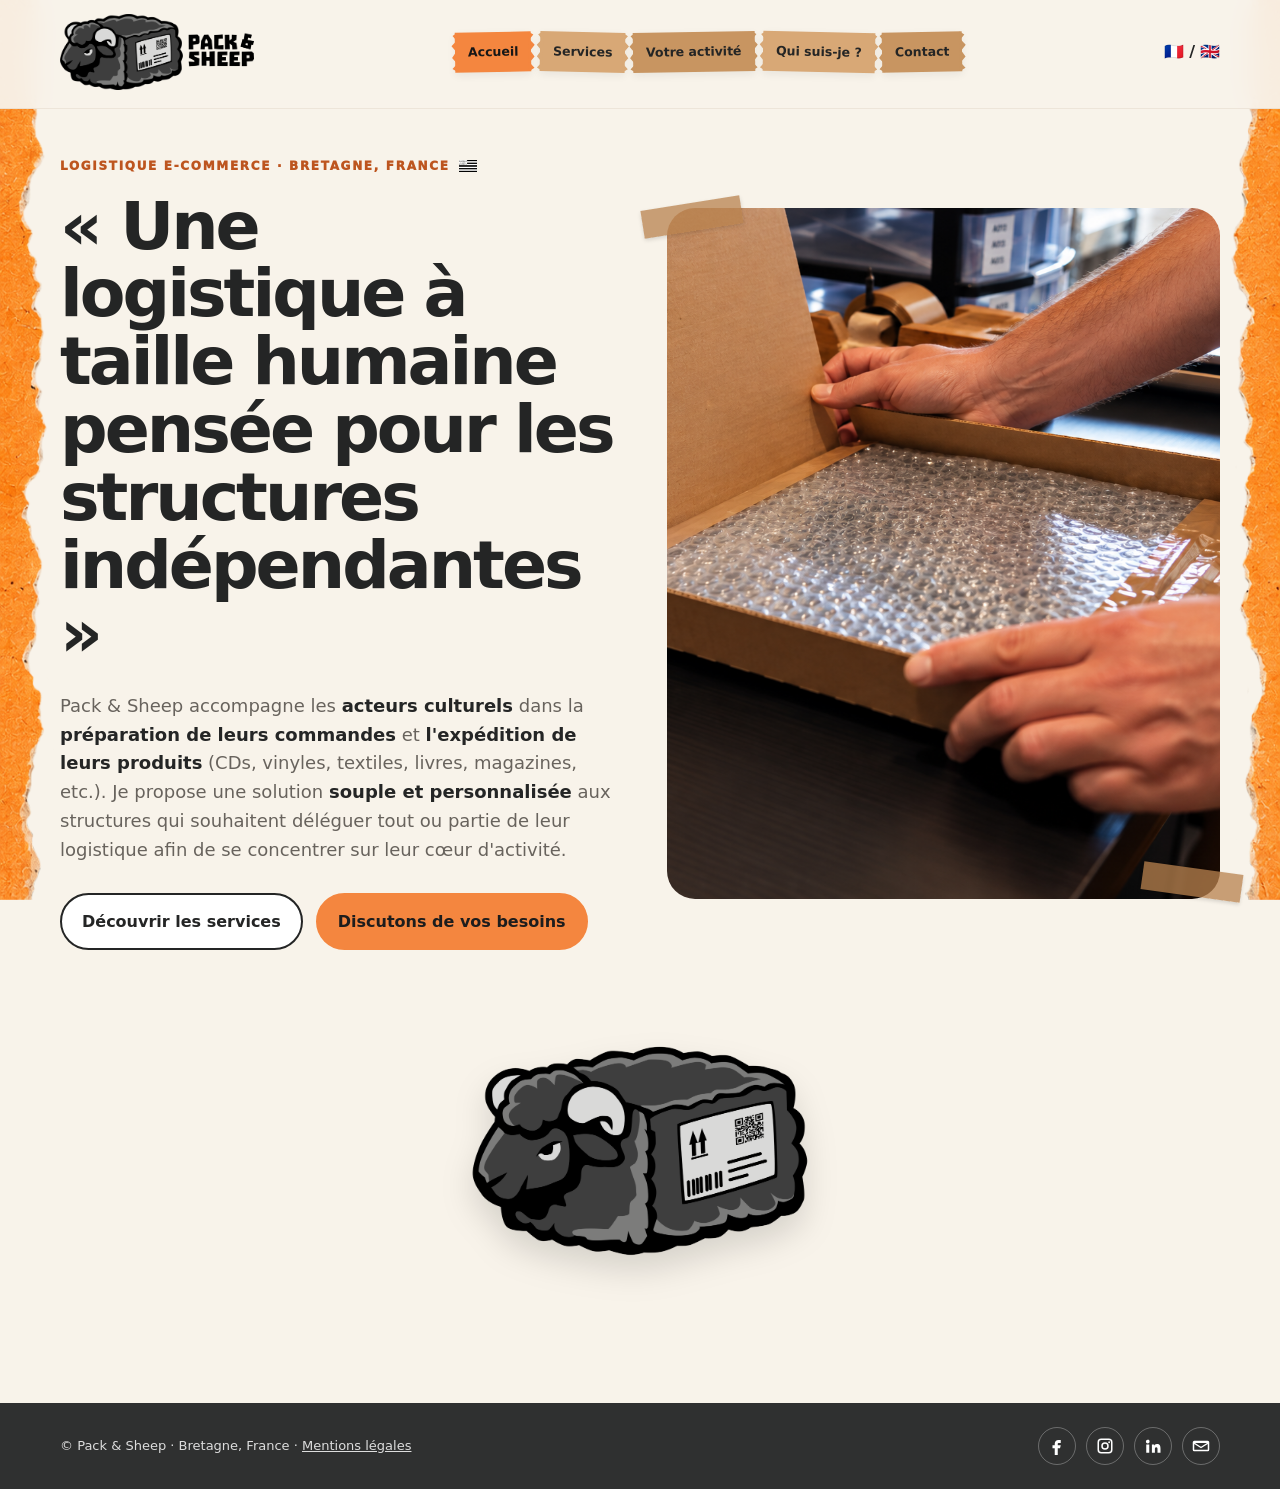
<file: index.html>
<!DOCTYPE html>

<html lang="fr"><head><meta charset="utf-8"/><meta content="width=device-width,initial-scale=1" name="viewport"/><title>Accueil — Pack &amp; Sheep</title><meta content="Logistique à taille humaine pour les structures indépendantes — Bretagne, France." name="description"/><link href="style.css" rel="stylesheet"/></head><body class=""><div class="site"><nav class="nav"><div class="wrap navin"><a class="brand" href="index.html"><img alt="Pack &amp; Sheep" src="assets/logo.png"/></a><div class="links"><a class="tape active" href="index.html">Accueil</a><a class="tape" href="services.html">Services</a><a class="tape" href="activite.html">Votre activité</a><a class="tape" href="qui-suis-je.html">Qui suis-je ?</a><a class="tape" href="contact.html">Contact</a></div><div aria-label="Language" class="lang-switch"><span class="lang-current">🇫🇷</span> / <a href="en/index.html">🇬🇧</a></div><a class="btn orange mobile" href="contact.html">Contact</a></div></nav><main><section class="hero"><div class="wrap hero-grid"><div><div class="eyebrow">Logistique e-commerce · Bretagne, France <img class="location-flag" src="assets/drapeau-breton.png" alt="Drapeau breton"/></div><h1>« Une logistique à taille humaine pensée pour les structures indépendantes »</h1><p class="lead">Pack &amp; Sheep accompagne les <strong>acteurs culturels</strong> dans la <strong>préparation de leurs commandes</strong> et <strong>l'expédition de leurs produits</strong> (CDs, vinyles, textiles, livres, magazines, etc.). Je propose une solution <strong>souple et personnalisée</strong> aux structures qui souhaitent déléguer tout ou partie de leur logistique afin de se concentrer sur leur cœur d'activité.</p><div class="actions"><a class="btn light" href="services.html">Découvrir les services</a><a class="btn orange" href="contact.html">Discutons de vos besoins</a></div></div><div class="hero-photo"><img alt="Préparation soigneuse d'une commande" src="assets/emballage.png"/></div></div><div class="mascot"><img alt="Bélier Pack &amp; Sheep" src="assets/sheep.png"/></div></section></main><footer class="footer"><div class="wrap footin"><div class="legal">© Pack &amp; Sheep · Bretagne, France · <a href="mentions-legales.html">Mentions légales</a></div><div class="social"><a aria-label="Facebook" href="https://www.facebook.com/packandsheep" target="_blank"><svg viewbox="0 0 24 24"><path d="M14 8h3V4h-3c-3 0-5 2-5 5v2H6v4h3v9h4v-9h3l1-4h-4V9c0-.7.3-1 1-1z"></path></svg></a><a aria-label="Instagram" href="https://www.instagram.com/packandsheep/" target="_blank"><svg viewbox="0 0 24 24"><path d="M7 2h10a5 5 0 0 1 5 5v10a5 5 0 0 1-5 5H7a5 5 0 0 1-5-5V7a5 5 0 0 1 5-5zm0 2a3 3 0 0 0-3 3v10a3 3 0 0 0 3 3h10a3 3 0 0 0 3-3V7a3 3 0 0 0-3-3H7zm5 3a5 5 0 1 1 0 10 5 5 0 0 1 0-10zm0 2a3 3 0 1 0 0 6 3 3 0 0 0 0-6zm5.5-3.2a1.2 1.2 0 1 1 0 2.4 1.2 1.2 0 0 1 0-2.4z"></path></svg></a><a aria-label="LinkedIn" href="https://linkedin.com/company/packandsheep" rel="noopener noreferrer" target="_blank"><svg viewbox="0 0 24 24"><path d="M4.98 3.5A2.5 2.5 0 1 1 5 8.5a2.5 2.5 0 0 1-.02-5zM3 10h4v11H3V10zm6.5 0h3.83v1.5h.05c.53-1.01 1.84-2.08 3.79-2.08C21.22 9.42 22 12.09 22 15.56V21h-4v-4.82c0-1.15-.02-2.63-1.6-2.63-1.61 0-1.86 1.26-1.86 2.55V21h-4V10z"></path></svg></a><a aria-label="E-mail" href="mailto:packandsheep@gmail.com"><svg viewbox="0 0 24 24"><path d="M3 5h18a2 2 0 0 1 2 2v10a2 2 0 0 1-2 2H3a2 2 0 0 1-2-2V7a2 2 0 0 1 2-2zm9 8 8-5H4l8 5zm0 2L3 9.4V17h18V9.4L12 15z"></path></svg></a></div></div></footer></div><script src="common.js" defer></script></body></html>
</file>
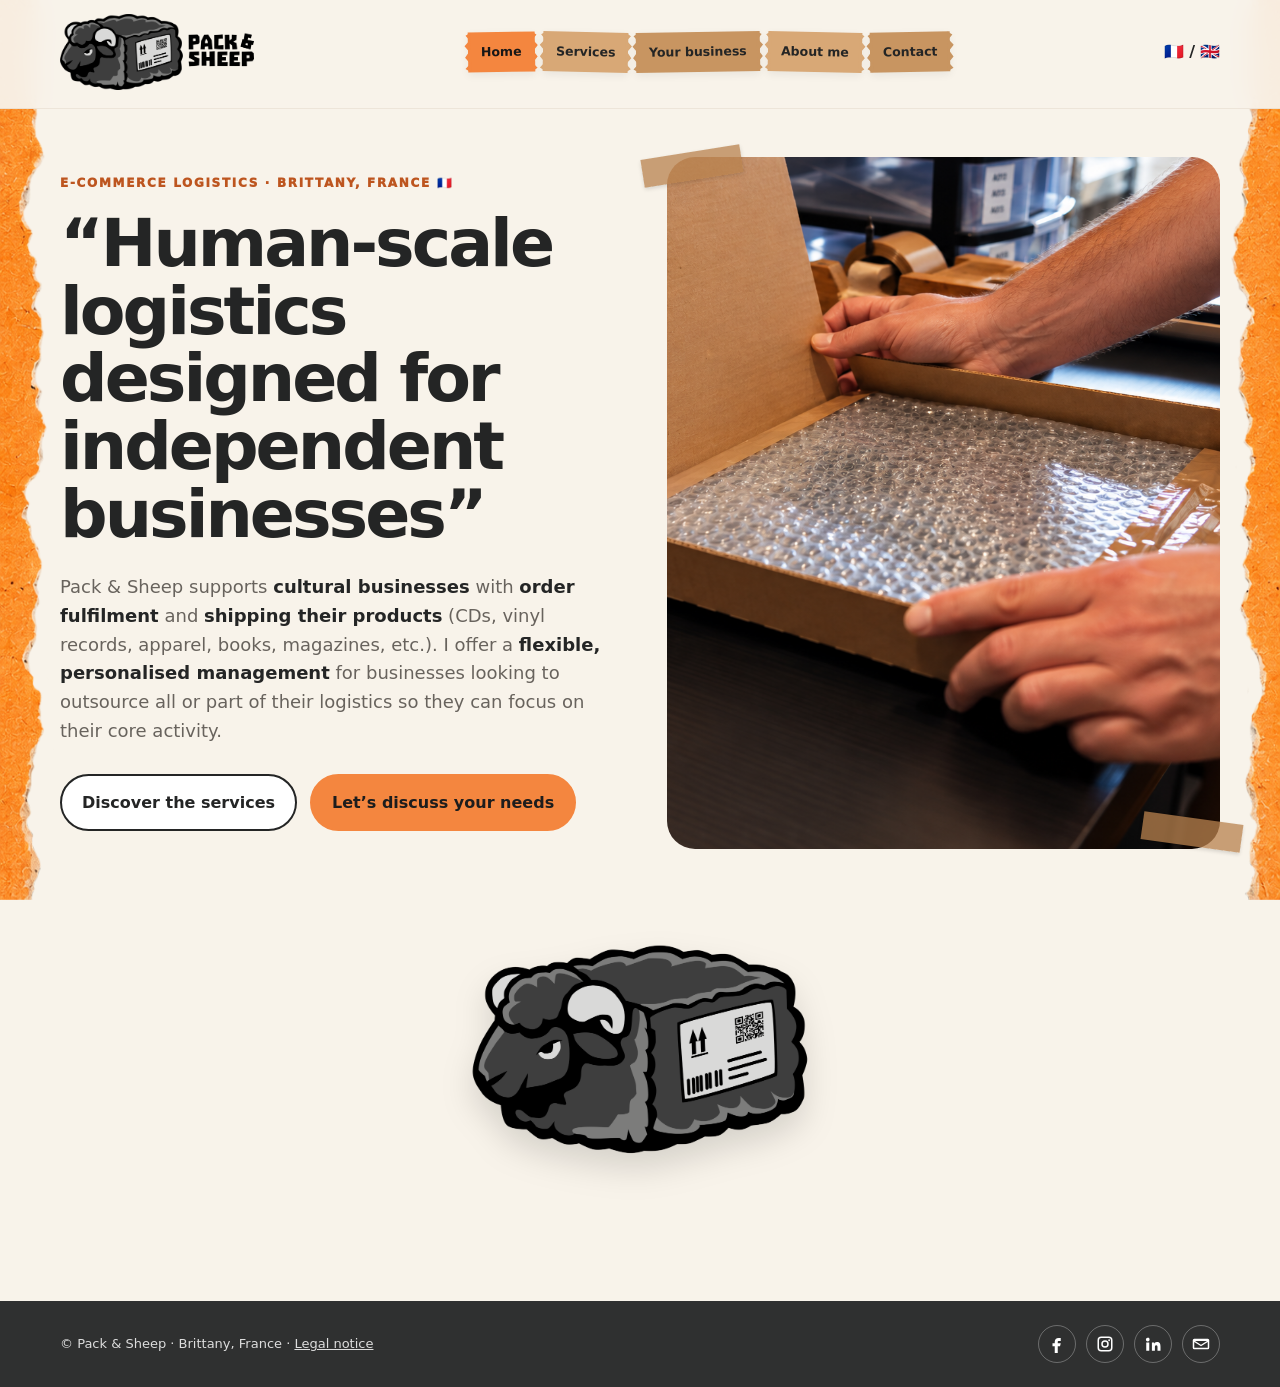
<file: en/index.html>
<!DOCTYPE html>

<html lang="en"><head><meta charset="utf-8"/><meta content="width=device-width,initial-scale=1" name="viewport"/><title>Home — Pack &amp; Sheep</title><meta content="Human-scale logistics for independent cultural businesses — Brittany, France." name="description"/><link href="../style.css" rel="stylesheet"/></head><body class=""><div class="site"><nav class="nav"><div class="wrap navin"><a class="brand" href="index.html"><img alt="Pack &amp; Sheep" src="../assets/logo.png"/></a><div class="links"><a class="tape active" href="index.html">Home</a><a class="tape" href="services.html">Services</a><a class="tape" href="activite.html">Your business</a><a class="tape" href="qui-suis-je.html">About me</a><a class="tape" href="contact.html">Contact</a></div><div aria-label="Language" class="lang-switch"><a href="../index.html">🇫🇷</a> / <span class="lang-current">🇬🇧</span></div><a class="btn orange mobile" href="contact.html">Contact</a></div></nav><main><section class="hero"><div class="wrap hero-grid"><div><div class="eyebrow">E-commerce logistics · Brittany, France 🇫🇷</div><h1>“Human-scale logistics designed for independent businesses”</h1><p class="lead">Pack &amp; Sheep supports <strong>cultural businesses</strong> with <strong>order fulfilment</strong> and <strong>shipping their products</strong> (CDs, vinyl records, apparel, books, magazines, etc.). I offer a <strong>flexible, personalised management</strong> for businesses looking to outsource all or part of their logistics so they can focus on their core activity.</p><div class="actions"><a class="btn light" href="services.html">Discover the services</a><a class="btn orange" href="contact.html">Let’s discuss your needs</a></div></div><div class="hero-photo"><img alt="Préparation soigneuse d'une commande" src="../assets/emballage.png"/></div></div><div class="mascot"><img alt="Bélier Pack &amp; Sheep" src="../assets/sheep.png"/></div></section></main><footer class="footer"><div class="wrap footin"><div class="legal">© Pack &amp; Sheep · Brittany, France · <a href="mentions-legales.html">Legal notice</a></div><div class="social"><a aria-label="Facebook" href="https://www.facebook.com/packandsheep" target="_blank"><svg viewbox="0 0 24 24"><path d="M14 8h3V4h-3c-3 0-5 2-5 5v2H6v4h3v9h4v-9h3l1-4h-4V9c0-.7.3-1 1-1z"></path></svg></a><a aria-label="Instagram" href="https://www.instagram.com/packandsheep/" target="_blank"><svg viewbox="0 0 24 24"><path d="M7 2h10a5 5 0 0 1 5 5v10a5 5 0 0 1-5 5H7a5 5 0 0 1-5-5V7a5 5 0 0 1 5-5zm0 2a3 3 0 0 0-3 3v10a3 3 0 0 0 3 3h10a3 3 0 0 0 3-3V7a3 3 0 0 0-3-3H7zm5 3a5 5 0 1 1 0 10 5 5 0 0 1 0-10zm0 2a3 3 0 1 0 0 6 3 3 0 0 0 0-6zm5.5-3.2a1.2 1.2 0 1 1 0 2.4 1.2 1.2 0 0 1 0-2.4z"></path></svg></a><a aria-label="LinkedIn" href="https://linkedin.com/company/packandsheep" rel="noopener noreferrer" target="_blank"><svg viewbox="0 0 24 24"><path d="M4.98 3.5A2.5 2.5 0 1 1 5 8.5a2.5 2.5 0 0 1-.02-5zM3 10h4v11H3V10zm6.5 0h3.83v1.5h.05c.53-1.01 1.84-2.08 3.79-2.08C21.22 9.42 22 12.09 22 15.56V21h-4v-4.82c0-1.15-.02-2.63-1.6-2.63-1.61 0-1.86 1.26-1.86 2.55V21h-4V10z"></path></svg></a><a aria-label="E-mail" href="mailto:packandsheep@gmail.com"><svg viewbox="0 0 24 24"><path d="M3 5h18a2 2 0 0 1 2 2v10a2 2 0 0 1-2 2H3a2 2 0 0 1-2-2V7a2 2 0 0 1 2-2zm9 8 8-5H4l8 5zm0 2L3 9.4V17h18V9.4L12 15z"></path></svg></a></div></div></footer></div><script src="../common.js" defer></script></body></html>
</file>
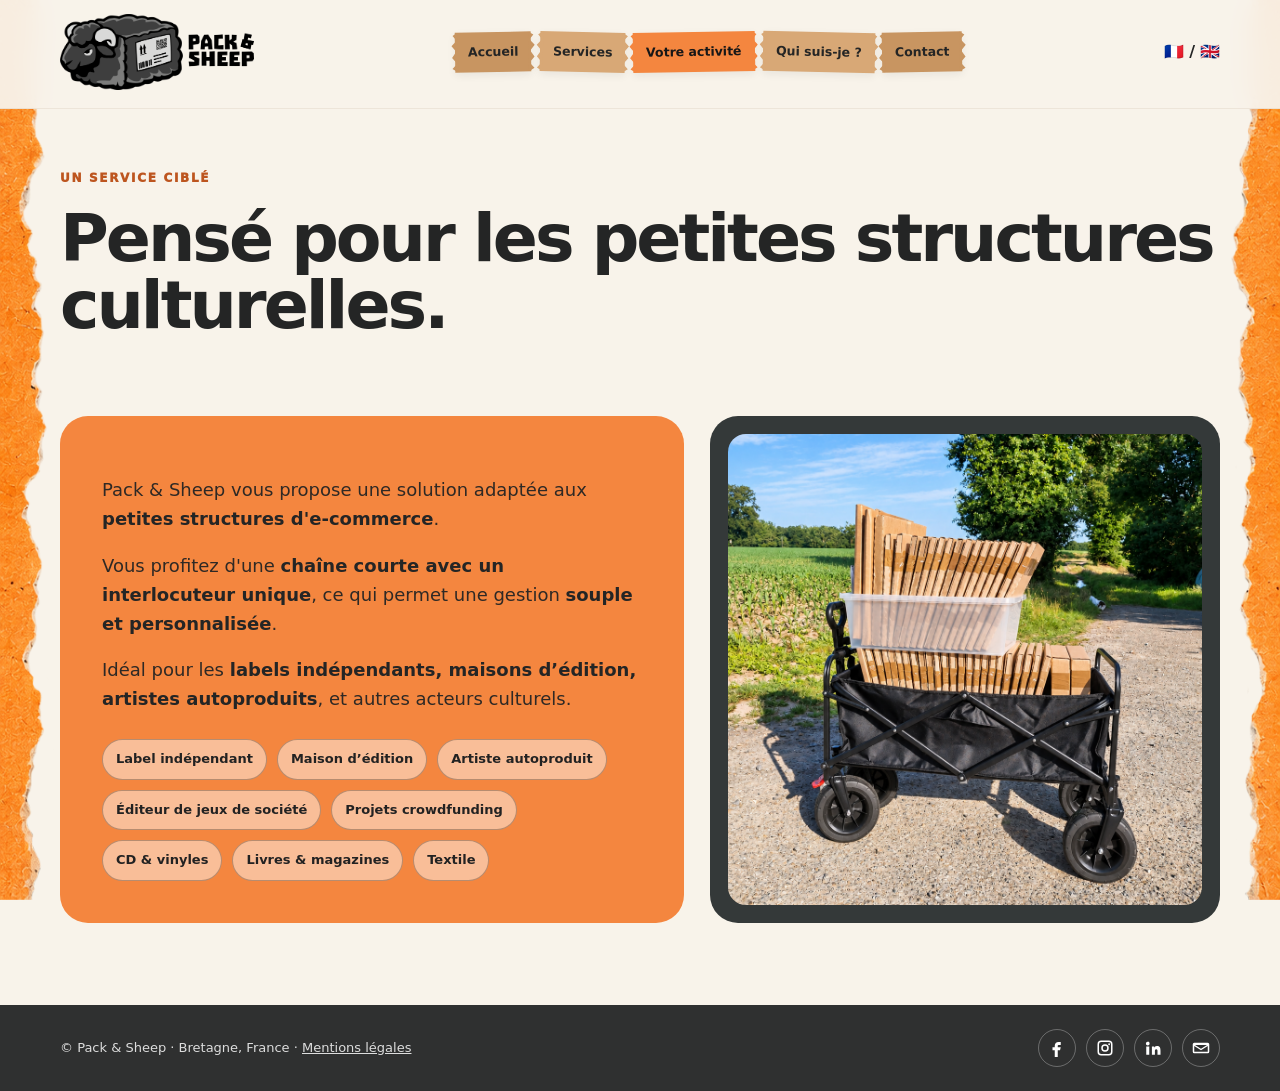
<file: activite.html>
<!DOCTYPE html>

<html lang="fr"><head><meta charset="utf-8"/><meta content="width=device-width,initial-scale=1" name="viewport"/><title>Votre activité — Pack &amp; Sheep</title><meta content="Logistique à taille humaine pour les structures indépendantes — Bretagne, France." name="description"/><link href="style.css" rel="stylesheet"/></head><body class=""><div class="site"><nav class="nav"><div class="wrap navin"><a class="brand" href="index.html"><img alt="Pack &amp; Sheep" src="assets/logo.png"/></a><div class="links"><a class="tape" href="index.html">Accueil</a><a class="tape" href="services.html">Services</a><a class="tape active" href="activite.html">Votre activité</a><a class="tape" href="qui-suis-je.html">Qui suis-je ?</a><a class="tape" href="contact.html">Contact</a></div><div aria-label="Language" class="lang-switch"><span class="lang-current">🇫🇷</span> / <a href="en/activite.html">🇬🇧</a></div><a class="btn orange mobile" href="contact.html">Contact</a></div></nav><main><section class="pagehead"><div class="wrap"><div class="eyebrow">Un service ciblé</div><h1 class="page-title">Pensé pour les petites structures culturelles.</h1></div></section><section class="activity"><div class="wrap activity-box"><div class="activity-copy"><p class="lead">Pack &amp; Sheep vous propose une solution adaptée aux <strong>petites structures d'e-commerce</strong>.</p><p class="lead">Vous profitez d'une <strong>chaîne courte avec un interlocuteur unique</strong>, ce qui permet une gestion <strong>souple et personnalisée</strong>.</p><p class="lead">Idéal pour les <strong>labels indépendants, maisons d’édition, artistes autoproduits</strong>, et autres acteurs culturels.</p><div class="tags"><span class="tag">Label indépendant</span><span class="tag">Maison d’édition</span><span class="tag">Artiste autoproduit</span><span class="tag">Éditeur de jeux de société</span><span class="tag">Projets crowdfunding</span><span class="tag">CD &amp; vinyles</span><span class="tag">Livres &amp; magazines</span><span class="tag">Textile</span></div></div><div class="activity-visual"><img alt="Commandes prêtes à être expédiées en Bretagne" src="assets/bretagne-crop.png"/></div></div></section></main><footer class="footer"><div class="wrap footin"><div class="legal">© Pack &amp; Sheep · Bretagne, France · <a href="mentions-legales.html">Mentions légales</a></div><div class="social"><a aria-label="Facebook" href="https://www.facebook.com/packandsheep" target="_blank"><svg viewbox="0 0 24 24"><path d="M14 8h3V4h-3c-3 0-5 2-5 5v2H6v4h3v9h4v-9h3l1-4h-4V9c0-.7.3-1 1-1z"></path></svg></a><a aria-label="Instagram" href="https://www.instagram.com/packandsheep/" target="_blank"><svg viewbox="0 0 24 24"><path d="M7 2h10a5 5 0 0 1 5 5v10a5 5 0 0 1-5 5H7a5 5 0 0 1-5-5V7a5 5 0 0 1 5-5zm0 2a3 3 0 0 0-3 3v10a3 3 0 0 0 3 3h10a3 3 0 0 0 3-3V7a3 3 0 0 0-3-3H7zm5 3a5 5 0 1 1 0 10 5 5 0 0 1 0-10zm0 2a3 3 0 1 0 0 6 3 3 0 0 0 0-6zm5.5-3.2a1.2 1.2 0 1 1 0 2.4 1.2 1.2 0 0 1 0-2.4z"></path></svg></a><a aria-label="LinkedIn" href="https://linkedin.com/company/packandsheep" rel="noopener noreferrer" target="_blank"><svg viewbox="0 0 24 24"><path d="M4.98 3.5A2.5 2.5 0 1 1 5 8.5a2.5 2.5 0 0 1-.02-5zM3 10h4v11H3V10zm6.5 0h3.83v1.5h.05c.53-1.01 1.84-2.08 3.79-2.08C21.22 9.42 22 12.09 22 15.56V21h-4v-4.82c0-1.15-.02-2.63-1.6-2.63-1.61 0-1.86 1.26-1.86 2.55V21h-4V10z"></path></svg></a><a aria-label="E-mail" href="mailto:packandsheep@gmail.com"><svg viewbox="0 0 24 24"><path d="M3 5h18a2 2 0 0 1 2 2v10a2 2 0 0 1-2 2H3a2 2 0 0 1-2-2V7a2 2 0 0 1 2-2zm9 8 8-5H4l8 5zm0 2L3 9.4V17h18V9.4L12 15z"></path></svg></a></div></div></footer></div><script src="common.js" defer></script></body></html>
</file>
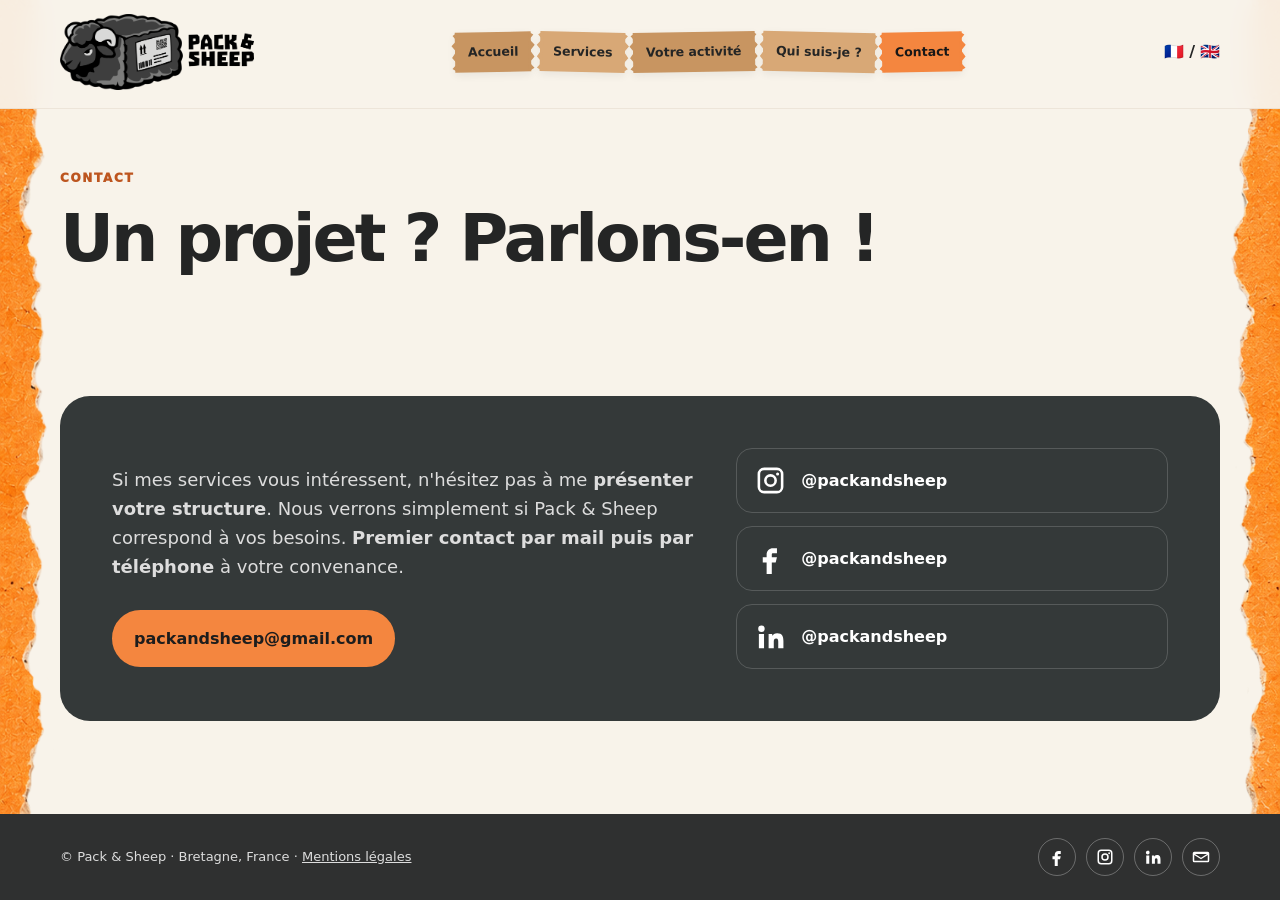
<file: contact.html>
<!DOCTYPE html>

<html lang="fr"><head><meta charset="utf-8"/><meta content="width=device-width,initial-scale=1" name="viewport"/><title>Contact — Pack &amp; Sheep</title><meta content="Logistique à taille humaine pour les structures indépendantes — Bretagne, France." name="description"/><link href="style.css" rel="stylesheet"/></head><body class=""><div class="site"><nav class="nav"><div class="wrap navin"><a class="brand" href="index.html"><img alt="Pack &amp; Sheep" src="assets/logo.png"/></a><div class="links"><a class="tape" href="index.html">Accueil</a><a class="tape" href="services.html">Services</a><a class="tape" href="activite.html">Votre activité</a><a class="tape" href="qui-suis-je.html">Qui suis-je ?</a><a class="tape active" href="contact.html">Contact</a></div><div aria-label="Language" class="lang-switch"><span class="lang-current">🇫🇷</span> / <a href="en/contact.html">🇬🇧</a></div><a class="btn orange mobile" href="contact.html">Contact</a></div></nav><main><section class="pagehead"><div class="wrap"><div class="eyebrow">Contact</div><h1 class="page-title">Un projet ? Parlons-en !</h1></div></section><section class="section"><div class="wrap"><div class="contactbox"><div><p class="lead">Si mes services vous intéressent, n'hésitez pas à me <strong>présenter votre structure</strong>. Nous verrons simplement si Pack &amp; Sheep correspond à vos besoins. <strong>Premier contact par mail puis par téléphone</strong> à votre convenance.</p><div class="actions"><a class="btn orange" href="mailto:packandsheep@gmail.com">packandsheep@gmail.com</a></div></div><div class="social-big"><a href="https://www.instagram.com/packandsheep/" target="_blank"><svg viewbox="0 0 24 24"><path d="M7 2h10a5 5 0 0 1 5 5v10a5 5 0 0 1-5 5H7a5 5 0 0 1-5-5V7a5 5 0 0 1 5-5zm0 2a3 3 0 0 0-3 3v10a3 3 0 0 0 3 3h10a3 3 0 0 0 3-3V7a3 3 0 0 0-3-3H7zm5 3a5 5 0 1 1 0 10 5 5 0 0 1 0-10zm0 2a3 3 0 1 0 0 6 3 3 0 0 0 0-6zm5.5-3.2a1.2 1.2 0 1 1 0 2.4 1.2 1.2 0 0 1 0-2.4z"></path></svg><span>@packandsheep</span></a><a href="https://www.facebook.com/packandsheep" target="_blank"><svg viewbox="0 0 24 24"><path d="M14 8h3V4h-3c-3 0-5 2-5 5v2H6v4h3v9h4v-9h3l1-4h-4V9c0-.7.3-1 1-1z"></path></svg><span>@packandsheep</span></a><a href="https://linkedin.com/company/packandsheep" rel="noopener noreferrer" target="_blank"><svg viewbox="0 0 24 24"><path d="M4.98 3.5A2.5 2.5 0 1 1 5 8.5a2.5 2.5 0 0 1-.02-5zM3 10h4v11H3V10zm6.5 0h3.83v1.5h.05c.53-1.01 1.84-2.08 3.79-2.08C21.22 9.42 22 12.09 22 15.56V21h-4v-4.82c0-1.15-.02-2.63-1.6-2.63-1.61 0-1.86 1.26-1.86 2.55V21h-4V10z"></path></svg><span>@packandsheep</span></a></div></div></div></section></main><footer class="footer"><div class="wrap footin"><div class="legal">© Pack &amp; Sheep · Bretagne, France · <a href="mentions-legales.html">Mentions légales</a></div><div class="social"><a aria-label="Facebook" href="https://www.facebook.com/packandsheep" target="_blank"><svg viewbox="0 0 24 24"><path d="M14 8h3V4h-3c-3 0-5 2-5 5v2H6v4h3v9h4v-9h3l1-4h-4V9c0-.7.3-1 1-1z"></path></svg></a><a aria-label="Instagram" href="https://www.instagram.com/packandsheep/" target="_blank"><svg viewbox="0 0 24 24"><path d="M7 2h10a5 5 0 0 1 5 5v10a5 5 0 0 1-5 5H7a5 5 0 0 1-5-5V7a5 5 0 0 1 5-5zm0 2a3 3 0 0 0-3 3v10a3 3 0 0 0 3 3h10a3 3 0 0 0 3-3V7a3 3 0 0 0-3-3H7zm5 3a5 5 0 1 1 0 10 5 5 0 0 1 0-10zm0 2a3 3 0 1 0 0 6 3 3 0 0 0 0-6zm5.5-3.2a1.2 1.2 0 1 1 0 2.4 1.2 1.2 0 0 1 0-2.4z"></path></svg></a><a aria-label="LinkedIn" href="https://linkedin.com/company/packandsheep" rel="noopener noreferrer" target="_blank"><svg viewbox="0 0 24 24"><path d="M4.98 3.5A2.5 2.5 0 1 1 5 8.5a2.5 2.5 0 0 1-.02-5zM3 10h4v11H3V10zm6.5 0h3.83v1.5h.05c.53-1.01 1.84-2.08 3.79-2.08C21.22 9.42 22 12.09 22 15.56V21h-4v-4.82c0-1.15-.02-2.63-1.6-2.63-1.61 0-1.86 1.26-1.86 2.55V21h-4V10z"></path></svg></a><a aria-label="E-mail" href="mailto:packandsheep@gmail.com"><svg viewbox="0 0 24 24"><path d="M3 5h18a2 2 0 0 1 2 2v10a2 2 0 0 1-2 2H3a2 2 0 0 1-2-2V7a2 2 0 0 1 2-2zm9 8 8-5H4l8 5zm0 2L3 9.4V17h18V9.4L12 15z"></path></svg></a></div></div></footer></div><script src="common.js" defer></script></body></html>
</file>
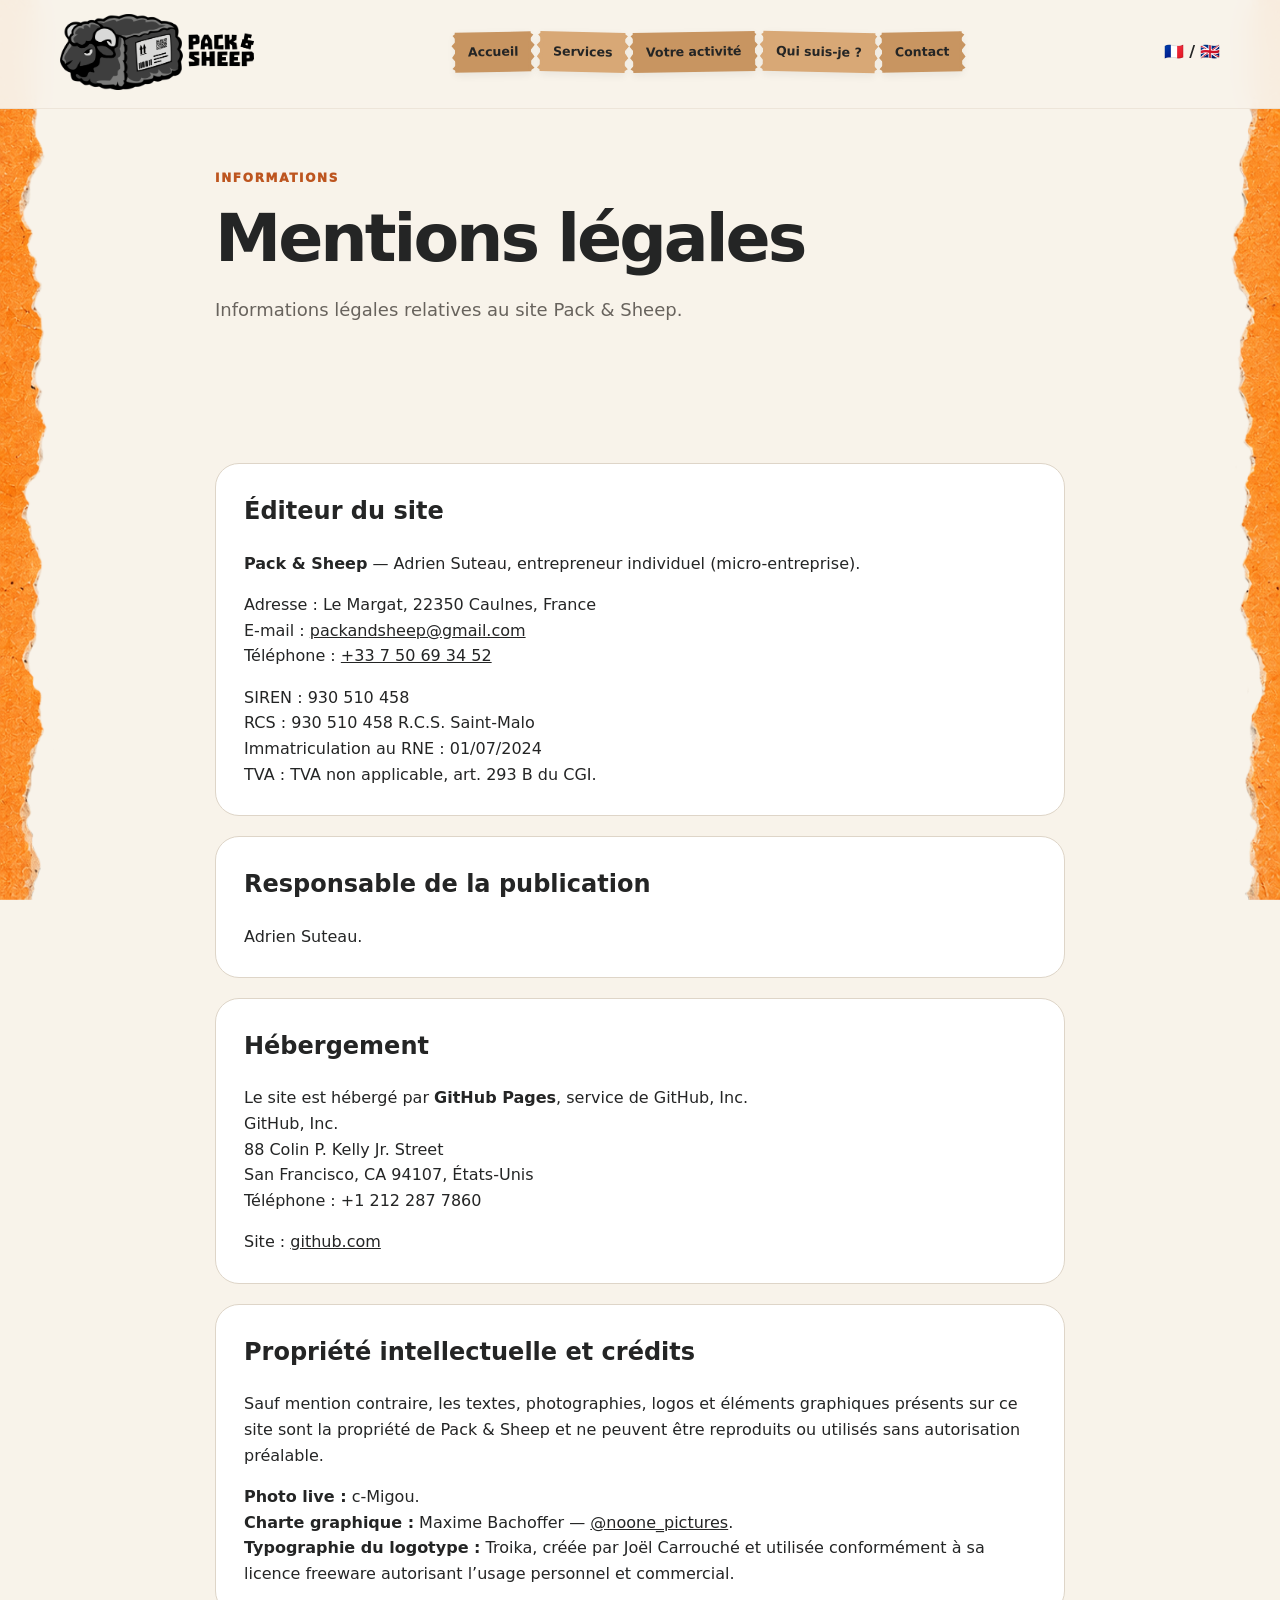
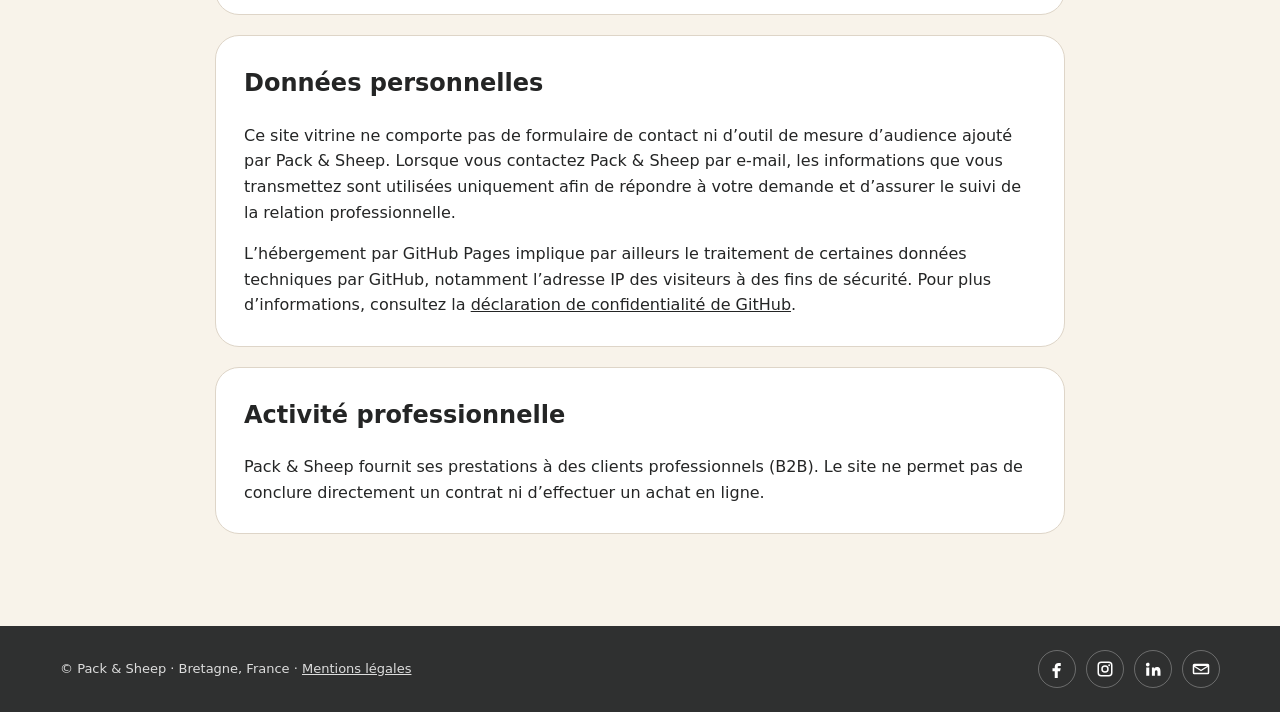
<file: mentions-legales.html>
<!DOCTYPE html>

<html lang="fr"><head><meta charset="utf-8"/><meta content="width=device-width,initial-scale=1" name="viewport"/><title>Mentions légales — Pack &amp; Sheep</title><meta content="Logistique à taille humaine pour les structures indépendantes — Bretagne, France." name="description"/><link href="style.css" rel="stylesheet"/></head><body class=""><div class="site"><nav class="nav"><div class="wrap navin"><a class="brand" href="index.html"><img alt="Pack &amp; Sheep" src="assets/logo.png"/></a><div class="links"><a class="tape" href="index.html">Accueil</a><a class="tape" href="services.html">Services</a><a class="tape" href="activite.html">Votre activité</a><a class="tape" href="qui-suis-je.html">Qui suis-je ?</a><a class="tape" href="contact.html">Contact</a></div><div aria-label="Language" class="lang-switch"><span class="lang-current">🇫🇷</span> / <a href="en/mentions-legales.html">🇬🇧</a></div><a class="btn orange mobile" href="contact.html">Contact</a></div></nav><main><section class="pagehead"><div class="wrap legal-content"><div class="eyebrow">Informations</div><h1 class="page-title">Mentions légales</h1><p class="lead">Informations légales relatives au site Pack &amp; Sheep.</p></div></section><section class="section"><div class="wrap legal-content"><div class="legal-card"><h2>Éditeur du site</h2><p><strong>Pack &amp; Sheep</strong> — Adrien Suteau, entrepreneur individuel (micro-entreprise).</p><p>Adresse : Le Margat, 22350 Caulnes, France<br/>E-mail : <a href="mailto:packandsheep@gmail.com">packandsheep@gmail.com</a><br/>Téléphone : <a href="tel:+33750693452">+33 7 50 69 34 52</a></p><p>SIREN : 930 510 458<br/>RCS : 930 510 458 R.C.S. Saint-Malo<br/>Immatriculation au RNE : 01/07/2024<br/>TVA : TVA non applicable, art. 293 B du CGI.</p></div><div class="legal-card"><h2>Responsable de la publication</h2><p>Adrien Suteau.</p></div><div class="legal-card"><h2>Hébergement</h2><p>Le site est hébergé par <strong>GitHub Pages</strong>, service de GitHub, Inc.<br/>GitHub, Inc.<br/>88 Colin P. Kelly Jr. Street<br/>San Francisco, CA 94107, États-Unis<br/>Téléphone : +1 212 287 7860</p><p>Site : <a href="https://github.com/" target="_blank" rel="noopener noreferrer">github.com</a></p></div><div class="legal-card"><h2>Propriété intellectuelle et crédits</h2><p>Sauf mention contraire, les textes, photographies, logos et éléments graphiques présents sur ce site sont la propriété de Pack &amp; Sheep et ne peuvent être reproduits ou utilisés sans autorisation préalable.</p><p><strong>Photo live :</strong> c-Migou.<br/><strong>Charte graphique :</strong> Maxime Bachoffer — <a href="https://www.instagram.com/noone_pictures" target="_blank" rel="noopener noreferrer">@noone_pictures</a>.<br/><strong>Typographie du logotype :</strong> Troika, créée par Joël Carrouché et utilisée conformément à sa licence freeware autorisant l’usage personnel et commercial.</p></div><div class="legal-card"><h2>Données personnelles</h2><p>Ce site vitrine ne comporte pas de formulaire de contact ni d’outil de mesure d’audience ajouté par Pack &amp; Sheep. Lorsque vous contactez Pack &amp; Sheep par e-mail, les informations que vous transmettez sont utilisées uniquement afin de répondre à votre demande et d’assurer le suivi de la relation professionnelle.</p><p>L’hébergement par GitHub Pages implique par ailleurs le traitement de certaines données techniques par GitHub, notamment l’adresse IP des visiteurs à des fins de sécurité. Pour plus d’informations, consultez la <a href="https://docs.github.com/en/site-policy/privacy-policies/github-general-privacy-statement" target="_blank" rel="noopener noreferrer">déclaration de confidentialité de GitHub</a>.</p></div><div class="legal-card"><h2>Activité professionnelle</h2><p>Pack &amp; Sheep fournit ses prestations à des clients professionnels (B2B). Le site ne permet pas de conclure directement un contrat ni d’effectuer un achat en ligne.</p></div></div></section></main><footer class="footer"><div class="wrap footin"><div class="legal">© Pack &amp; Sheep · Bretagne, France · <a href="mentions-legales.html">Mentions légales</a></div><div class="social"><a aria-label="Facebook" href="https://www.facebook.com/packandsheep" target="_blank"><svg viewbox="0 0 24 24"><path d="M14 8h3V4h-3c-3 0-5 2-5 5v2H6v4h3v9h4v-9h3l1-4h-4V9c0-.7.3-1 1-1z"></path></svg></a><a aria-label="Instagram" href="https://www.instagram.com/packandsheep/" target="_blank"><svg viewbox="0 0 24 24"><path d="M7 2h10a5 5 0 0 1 5 5v10a5 5 0 0 1-5 5H7a5 5 0 0 1-5-5V7a5 5 0 0 1 5-5zm0 2a3 3 0 0 0-3 3v10a3 3 0 0 0 3 3h10a3 3 0 0 0 3-3V7a3 3 0 0 0-3-3H7zm5 3a5 5 0 1 1 0 10 5 5 0 0 1 0-10zm0 2a3 3 0 1 0 0 6 3 3 0 0 0 0-6zm5.5-3.2a1.2 1.2 0 1 1 0 2.4 1.2 1.2 0 0 1 0-2.4z"></path></svg></a><a aria-label="LinkedIn" href="https://linkedin.com/company/packandsheep" rel="noopener noreferrer" target="_blank"><svg viewbox="0 0 24 24"><path d="M4.98 3.5A2.5 2.5 0 1 1 5 8.5a2.5 2.5 0 0 1-.02-5zM3 10h4v11H3V10zm6.5 0h3.83v1.5h.05c.53-1.01 1.84-2.08 3.79-2.08C21.22 9.42 22 12.09 22 15.56V21h-4v-4.82c0-1.15-.02-2.63-1.6-2.63-1.61 0-1.86 1.26-1.86 2.55V21h-4V10z"></path></svg></a><a aria-label="E-mail" href="mailto:packandsheep@gmail.com"><svg viewbox="0 0 24 24"><path d="M3 5h18a2 2 0 0 1 2 2v10a2 2 0 0 1-2 2H3a2 2 0 0 1-2-2V7a2 2 0 0 1 2-2zm9 8 8-5H4l8 5zm0 2L3 9.4V17h18V9.4L12 15z"></path></svg></a></div></div></footer></div><script src="common.js" defer></script></body></html>
</file>
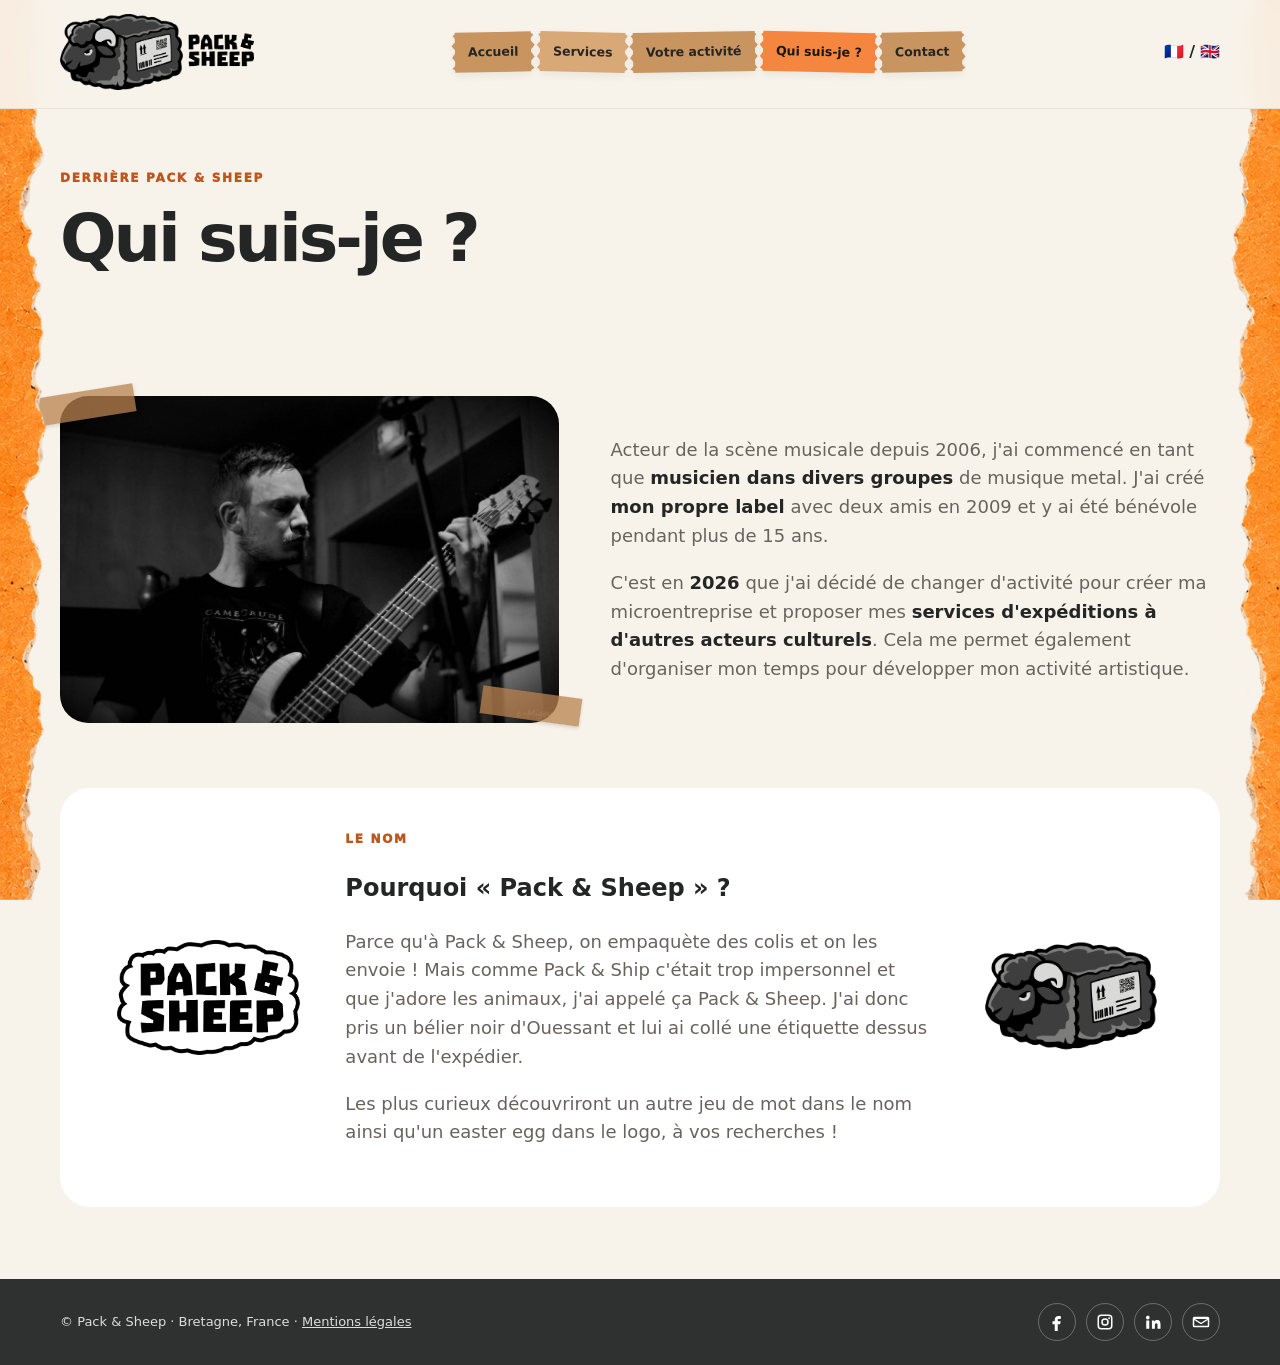
<file: qui-suis-je.html>
<!DOCTYPE html>

<html lang="fr"><head><meta charset="utf-8"/><meta content="width=device-width,initial-scale=1" name="viewport"/><title>Qui suis-je ? — Pack &amp; Sheep</title><meta content="Logistique à taille humaine pour les structures indépendantes — Bretagne, France." name="description"/><link href="style.css" rel="stylesheet"/></head><body class=""><div class="site"><nav class="nav"><div class="wrap navin"><a class="brand" href="index.html"><img alt="Pack &amp; Sheep" src="assets/logo.png"/></a><div class="links"><a class="tape" href="index.html">Accueil</a><a class="tape" href="services.html">Services</a><a class="tape" href="activite.html">Votre activité</a><a class="tape active" href="qui-suis-je.html">Qui suis-je ?</a><a class="tape" href="contact.html">Contact</a></div><div aria-label="Language" class="lang-switch"><span class="lang-current">🇫🇷</span> / <a href="en/qui-suis-je.html">🇬🇧</a></div><a class="btn orange mobile" href="contact.html">Contact</a></div></nav><main><section class="pagehead"><div class="wrap"><div class="eyebrow">Derrière Pack &amp; Sheep</div><h1 class="page-title">Qui suis-je ?</h1></div></section><section class="section"><div class="wrap"><div class="bio-grid"><div class="bio-photo"><img alt="Musicien jouant de la basse" src="assets/portrait.jpg"/></div><div><p class="lead">Acteur de la scène musicale depuis 2006, j'ai commencé en tant que <strong>musicien dans divers groupes</strong> de musique metal. J'ai créé <strong>mon propre label</strong> avec deux amis en 2009 et y ai été bénévole pendant plus de 15 ans.</p><p class="lead">C'est en <strong>2026</strong> que j'ai décidé de changer d'activité pour créer ma microentreprise et proposer mes <strong>services d'expéditions à d'autres acteurs culturels</strong>. Cela me permet également d'organiser mon temps pour développer mon activité artistique.</p></div></div><div class="why"><div class="why-logo sheep"><img alt="Logo mouton Pack &amp; Sheep" src="assets/why-sheep.png"/></div><div><div class="eyebrow">Le nom</div><h2>Pourquoi « Pack &amp; Sheep » ?</h2><p class="lead">Parce qu'à Pack &amp; Sheep, on empaquète des colis et on les envoie ! Mais comme Pack &amp; Ship c'était trop impersonnel et que j'adore les animaux, j'ai appelé ça Pack &amp; Sheep. J'ai donc pris un bélier noir d'Ouessant et lui ai collé une étiquette dessus avant de l'expédier.</p><p class="lead">Les plus curieux découvriront un autre jeu de mot dans le nom ainsi qu'un easter egg dans le logo, à vos recherches !</p></div><div class="why-logo cloud"><img alt="Logo Pack &amp; Sheep" src="assets/why-cloud.png"/></div></div></div></section></main><footer class="footer"><div class="wrap footin"><div class="legal">© Pack &amp; Sheep · Bretagne, France · <a href="mentions-legales.html">Mentions légales</a></div><div class="social"><a aria-label="Facebook" href="https://www.facebook.com/packandsheep" target="_blank"><svg viewbox="0 0 24 24"><path d="M14 8h3V4h-3c-3 0-5 2-5 5v2H6v4h3v9h4v-9h3l1-4h-4V9c0-.7.3-1 1-1z"></path></svg></a><a aria-label="Instagram" href="https://www.instagram.com/packandsheep/" target="_blank"><svg viewbox="0 0 24 24"><path d="M7 2h10a5 5 0 0 1 5 5v10a5 5 0 0 1-5 5H7a5 5 0 0 1-5-5V7a5 5 0 0 1 5-5zm0 2a3 3 0 0 0-3 3v10a3 3 0 0 0 3 3h10a3 3 0 0 0 3-3V7a3 3 0 0 0-3-3H7zm5 3a5 5 0 1 1 0 10 5 5 0 0 1 0-10zm0 2a3 3 0 1 0 0 6 3 3 0 0 0 0-6zm5.5-3.2a1.2 1.2 0 1 1 0 2.4 1.2 1.2 0 0 1 0-2.4z"></path></svg></a><a aria-label="LinkedIn" href="https://linkedin.com/company/packandsheep" rel="noopener noreferrer" target="_blank"><svg viewbox="0 0 24 24"><path d="M4.98 3.5A2.5 2.5 0 1 1 5 8.5a2.5 2.5 0 0 1-.02-5zM3 10h4v11H3V10zm6.5 0h3.83v1.5h.05c.53-1.01 1.84-2.08 3.79-2.08C21.22 9.42 22 12.09 22 15.56V21h-4v-4.82c0-1.15-.02-2.63-1.6-2.63-1.61 0-1.86 1.26-1.86 2.55V21h-4V10z"></path></svg></a><a aria-label="E-mail" href="mailto:packandsheep@gmail.com"><svg viewbox="0 0 24 24"><path d="M3 5h18a2 2 0 0 1 2 2v10a2 2 0 0 1-2 2H3a2 2 0 0 1-2-2V7a2 2 0 0 1 2-2zm9 8 8-5H4l8 5zm0 2L3 9.4V17h18V9.4L12 15z"></path></svg></a></div></div></footer></div><script src="common.js" defer></script></body></html>
</file>
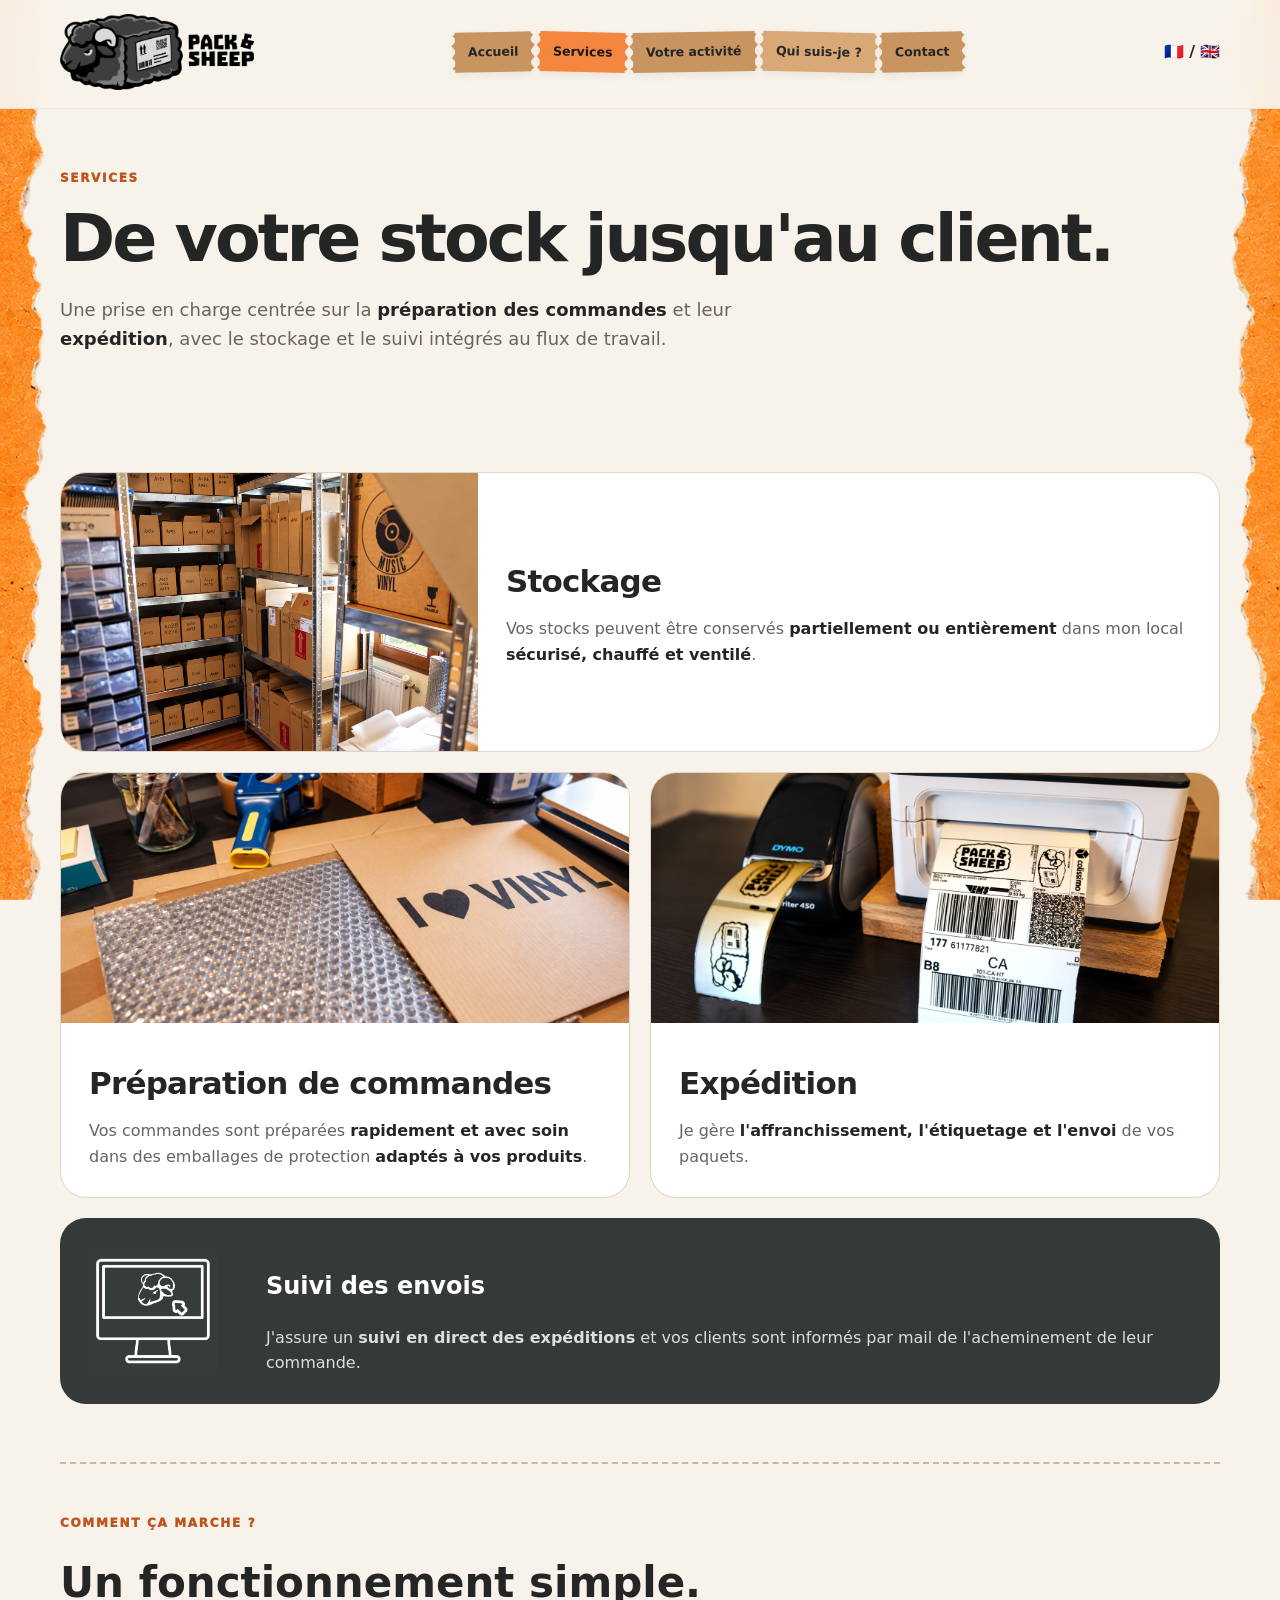
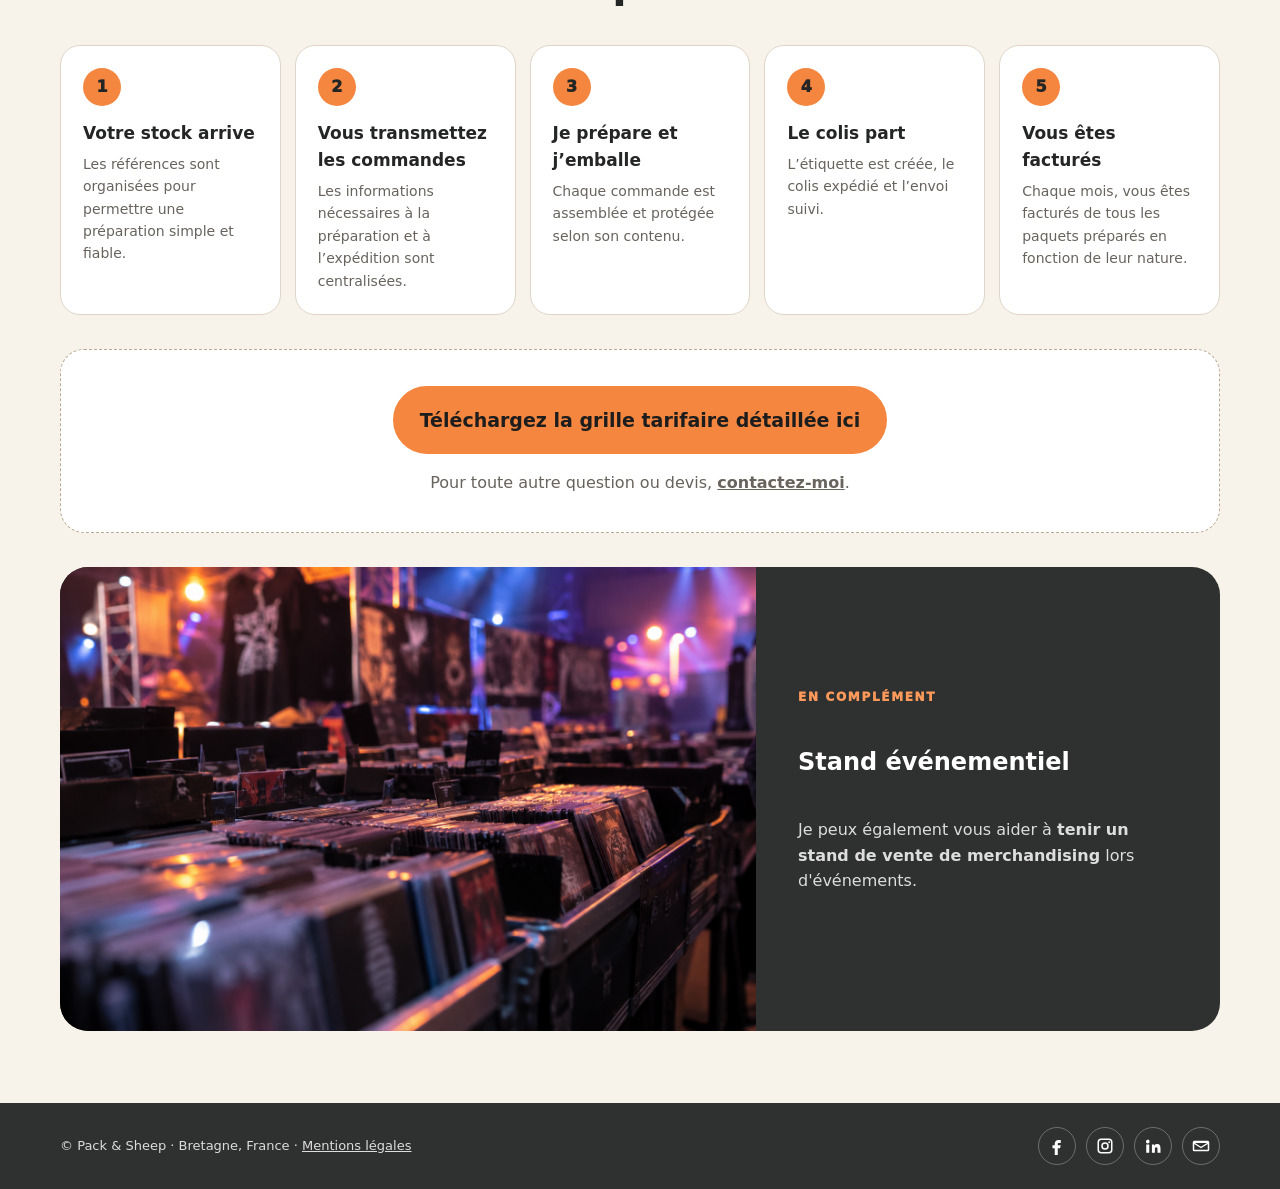
<file: services.html>
<!DOCTYPE html>

<html lang="fr"><head><meta charset="utf-8"/><meta content="width=device-width,initial-scale=1" name="viewport"/><title>Services — Pack &amp; Sheep</title><meta content="Logistique à taille humaine pour les structures indépendantes — Bretagne, France." name="description"/><link href="style.css" rel="stylesheet"/></head><body class=""><div class="site"><nav class="nav"><div class="wrap navin"><a class="brand" href="index.html"><img alt="Pack &amp; Sheep" src="assets/logo.png"/></a><div class="links"><a class="tape" href="index.html">Accueil</a><a class="tape active" href="services.html">Services</a><a class="tape" href="activite.html">Votre activité</a><a class="tape" href="qui-suis-je.html">Qui suis-je ?</a><a class="tape" href="contact.html">Contact</a></div><div aria-label="Language" class="lang-switch"><span class="lang-current">🇫🇷</span> / <a href="en/services.html">🇬🇧</a></div><a class="btn orange mobile" href="contact.html">Contact</a></div></nav><main><section class="pagehead"><div class="wrap"><div class="eyebrow">Services</div><h1 class="page-title">De votre stock jusqu'au client.</h1><p class="lead">Une prise en charge centrée sur la <strong>préparation des commandes</strong> et leur <strong>expédition</strong>, avec le stockage et le suivi intégrés au flux de travail.</p></div></section><section class="section"><div class="wrap"><div class="cards"><article class="card storage"><img alt="Stockage de produits" src="assets/stockage.png"/><div class="copy"><h2>Stockage</h2><p>Vos stocks peuvent être conservés <strong>partiellement ou entièrement</strong> dans mon local <strong>sécurisé, chauffé et ventilé</strong>.</p></div></article><article class="card"><img alt="Matériel de préparation" src="assets/preparation.png"/><div class="copy"><h2>Préparation de commandes</h2><p>Vos commandes sont préparées <strong>rapidement et avec soin</strong> dans des emballages de protection <strong>adaptés à vos produits</strong>.</p></div></article><article class="card"><img alt="Étiquette d'expédition Pack &amp; Sheep" src="assets/expedition.png"/><div class="copy"><h2>Expédition</h2><p>Je gère <strong>l'affranchissement, l'étiquetage et l'envoi</strong> de vos paquets.</p></div></article></div><div class="report"><img alt="Icône de suivi des envois" src="assets/reporting.png"/><div><h2>Suivi des envois</h2><p>J'assure un <strong>suivi en direct des expéditions</strong> et vos clients sont informés par mail de l'acheminement de leur commande.</p></div></div><div class="process"><div class="eyebrow">Comment ça marche ?</div><h2>Un fonctionnement simple.</h2><div class="steps"><div class="step"><div class="bubble">1</div><h3>Votre stock arrive</h3><p>Les références sont organisées pour permettre une préparation simple et fiable.</p></div><div class="step"><div class="bubble">2</div><h3>Vous transmettez les commandes</h3><p>Les informations nécessaires à la préparation et à l’expédition sont centralisées.</p></div><div class="step"><div class="bubble">3</div><h3>Je prépare et j’emballe</h3><p>Chaque commande est assemblée et protégée selon son contenu.</p></div><div class="step"><div class="bubble">4</div><h3>Le colis part</h3><p>L’étiquette est créée, le colis expédié et l’envoi suivi.</p></div><div class="step"><div class="bubble">5</div><h3>Vous êtes facturés</h3><p>Chaque mois, vous êtes facturés de tous les paquets préparés en fonction de leur nature.</p></div></div></div><div class="download"><a class="btn orange" download="" href="downloads/Catalogue_p2.pdf">Téléchargez la grille tarifaire détaillée ici</a><p>Pour toute autre question ou devis, <a href="contact.html"><strong>contactez-moi</strong></a>.</p></div><article class="stand"><img alt="Stand de CD sous des lumières de concert" src="assets/stand.png"/><div class="copy"><div class="eyebrow" style="color:#ff9a5b">En complément</div><h2>Stand événementiel</h2><p>Je peux également vous aider à <strong>tenir un stand de vente de merchandising</strong> lors d'événements.</p></div></article></div></section></main><footer class="footer"><div class="wrap footin"><div class="legal">© Pack &amp; Sheep · Bretagne, France · <a href="mentions-legales.html">Mentions légales</a></div><div class="social"><a aria-label="Facebook" href="https://www.facebook.com/packandsheep" target="_blank"><svg viewbox="0 0 24 24"><path d="M14 8h3V4h-3c-3 0-5 2-5 5v2H6v4h3v9h4v-9h3l1-4h-4V9c0-.7.3-1 1-1z"></path></svg></a><a aria-label="Instagram" href="https://www.instagram.com/packandsheep/" target="_blank"><svg viewbox="0 0 24 24"><path d="M7 2h10a5 5 0 0 1 5 5v10a5 5 0 0 1-5 5H7a5 5 0 0 1-5-5V7a5 5 0 0 1 5-5zm0 2a3 3 0 0 0-3 3v10a3 3 0 0 0 3 3h10a3 3 0 0 0 3-3V7a3 3 0 0 0-3-3H7zm5 3a5 5 0 1 1 0 10 5 5 0 0 1 0-10zm0 2a3 3 0 1 0 0 6 3 3 0 0 0 0-6zm5.5-3.2a1.2 1.2 0 1 1 0 2.4 1.2 1.2 0 0 1 0-2.4z"></path></svg></a><a aria-label="LinkedIn" href="https://linkedin.com/company/packandsheep" rel="noopener noreferrer" target="_blank"><svg viewbox="0 0 24 24"><path d="M4.98 3.5A2.5 2.5 0 1 1 5 8.5a2.5 2.5 0 0 1-.02-5zM3 10h4v11H3V10zm6.5 0h3.83v1.5h.05c.53-1.01 1.84-2.08 3.79-2.08C21.22 9.42 22 12.09 22 15.56V21h-4v-4.82c0-1.15-.02-2.63-1.6-2.63-1.61 0-1.86 1.26-1.86 2.55V21h-4V10z"></path></svg></a><a aria-label="E-mail" href="mailto:packandsheep@gmail.com"><svg viewbox="0 0 24 24"><path d="M3 5h18a2 2 0 0 1 2 2v10a2 2 0 0 1-2 2H3a2 2 0 0 1-2-2V7a2 2 0 0 1 2-2zm9 8 8-5H4l8 5zm0 2L3 9.4V17h18V9.4L12 15z"></path></svg></a></div></div></footer></div><script src="common.js" defer></script></body></html>
</file>
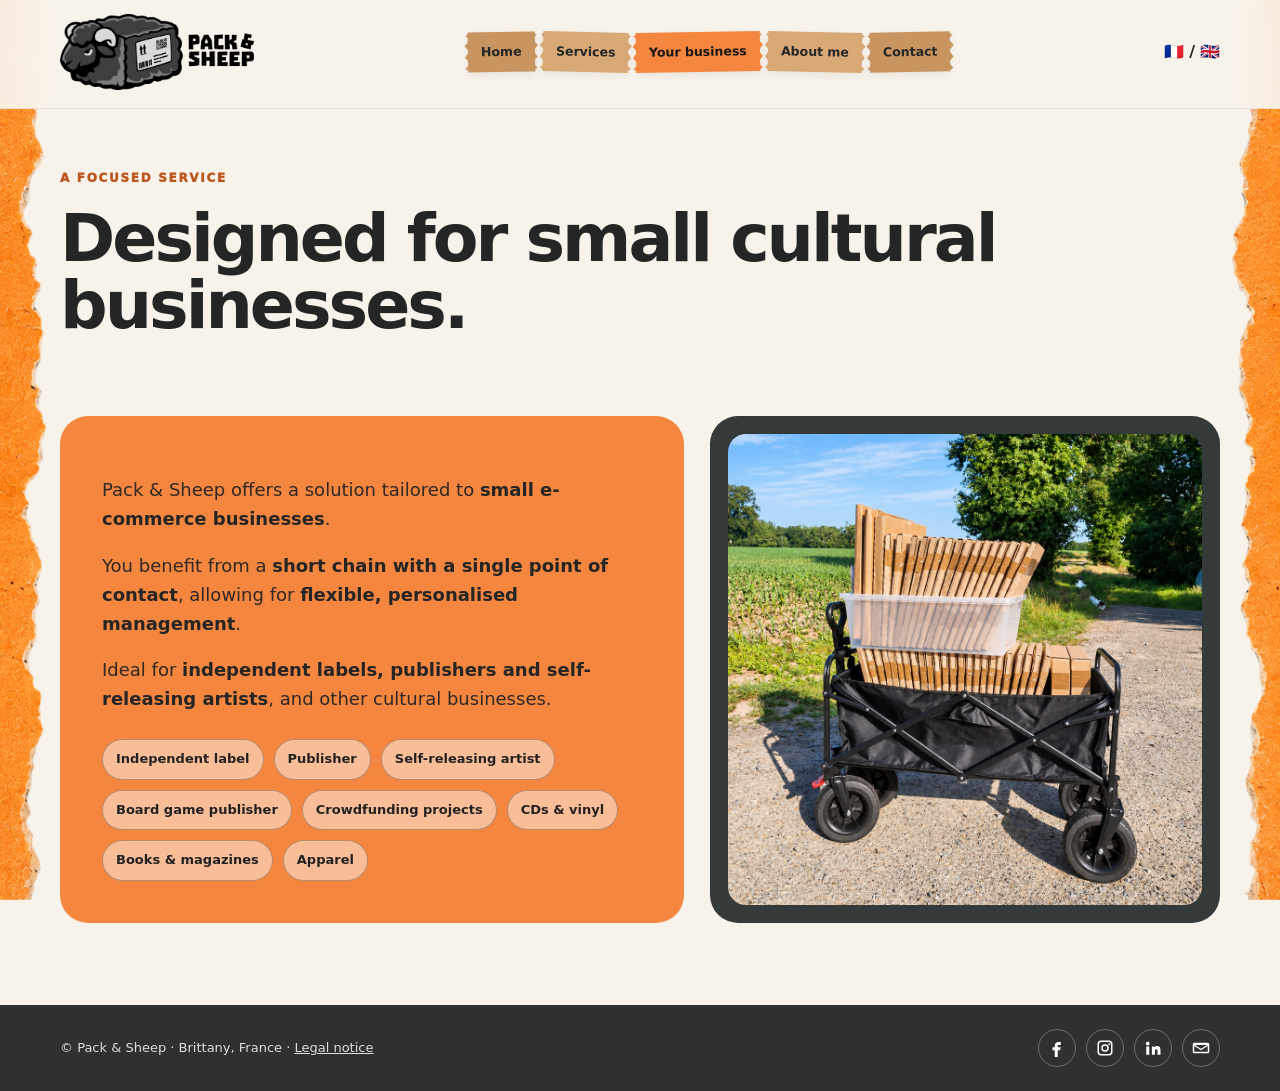
<file: en/activite.html>
<!DOCTYPE html>

<html lang="en"><head><meta charset="utf-8"/><meta content="width=device-width,initial-scale=1" name="viewport"/><title>Your business — Pack &amp; Sheep</title><meta content="Human-scale logistics for independent cultural businesses — Brittany, France." name="description"/><link href="../style.css" rel="stylesheet"/></head><body class=""><div class="site"><nav class="nav"><div class="wrap navin"><a class="brand" href="index.html"><img alt="Pack &amp; Sheep" src="../assets/logo.png"/></a><div class="links"><a class="tape" href="index.html">Home</a><a class="tape" href="services.html">Services</a><a class="tape active" href="activite.html">Your business</a><a class="tape" href="qui-suis-je.html">About me</a><a class="tape" href="contact.html">Contact</a></div><div aria-label="Language" class="lang-switch"><a href="../activite.html">🇫🇷</a> / <span class="lang-current">🇬🇧</span></div><a class="btn orange mobile" href="contact.html">Contact</a></div></nav><main><section class="pagehead"><div class="wrap"><div class="eyebrow">A focused service</div><h1 class="page-title">Designed for small cultural businesses.</h1></div></section><section class="activity"><div class="wrap activity-box"><div class="activity-copy"><p class="lead">Pack &amp; Sheep offers a solution tailored to <strong>small e-commerce businesses</strong>.</p><p class="lead">You benefit from a <strong>short chain with a single point of contact</strong>, allowing for <strong>flexible, personalised management</strong>.</p><p class="lead">Ideal for <strong>independent labels, publishers and self-releasing artists</strong>, and other cultural businesses.</p><div class="tags"><span class="tag">Independent label</span><span class="tag">Publisher</span><span class="tag">Self-releasing artist</span><span class="tag">Board game publisher</span><span class="tag">Crowdfunding projects</span><span class="tag">CDs &amp; vinyl</span><span class="tag">Books &amp; magazines</span><span class="tag">Apparel</span></div></div><div class="activity-visual"><img alt="Commandes prêtes à être expédiées en Bretagne" src="../assets/bretagne-crop.png"/></div></div></section></main><footer class="footer"><div class="wrap footin"><div class="legal">© Pack &amp; Sheep · Brittany, France · <a href="mentions-legales.html">Legal notice</a></div><div class="social"><a aria-label="Facebook" href="https://www.facebook.com/packandsheep" target="_blank"><svg viewbox="0 0 24 24"><path d="M14 8h3V4h-3c-3 0-5 2-5 5v2H6v4h3v9h4v-9h3l1-4h-4V9c0-.7.3-1 1-1z"></path></svg></a><a aria-label="Instagram" href="https://www.instagram.com/packandsheep/" target="_blank"><svg viewbox="0 0 24 24"><path d="M7 2h10a5 5 0 0 1 5 5v10a5 5 0 0 1-5 5H7a5 5 0 0 1-5-5V7a5 5 0 0 1 5-5zm0 2a3 3 0 0 0-3 3v10a3 3 0 0 0 3 3h10a3 3 0 0 0 3-3V7a3 3 0 0 0-3-3H7zm5 3a5 5 0 1 1 0 10 5 5 0 0 1 0-10zm0 2a3 3 0 1 0 0 6 3 3 0 0 0 0-6zm5.5-3.2a1.2 1.2 0 1 1 0 2.4 1.2 1.2 0 0 1 0-2.4z"></path></svg></a><a aria-label="LinkedIn" href="https://linkedin.com/company/packandsheep" rel="noopener noreferrer" target="_blank"><svg viewbox="0 0 24 24"><path d="M4.98 3.5A2.5 2.5 0 1 1 5 8.5a2.5 2.5 0 0 1-.02-5zM3 10h4v11H3V10zm6.5 0h3.83v1.5h.05c.53-1.01 1.84-2.08 3.79-2.08C21.22 9.42 22 12.09 22 15.56V21h-4v-4.82c0-1.15-.02-2.63-1.6-2.63-1.61 0-1.86 1.26-1.86 2.55V21h-4V10z"></path></svg></a><a aria-label="E-mail" href="mailto:packandsheep@gmail.com"><svg viewbox="0 0 24 24"><path d="M3 5h18a2 2 0 0 1 2 2v10a2 2 0 0 1-2 2H3a2 2 0 0 1-2-2V7a2 2 0 0 1 2-2zm9 8 8-5H4l8 5zm0 2L3 9.4V17h18V9.4L12 15z"></path></svg></a></div></div></footer></div><script src="../common.js" defer></script></body></html>
</file>
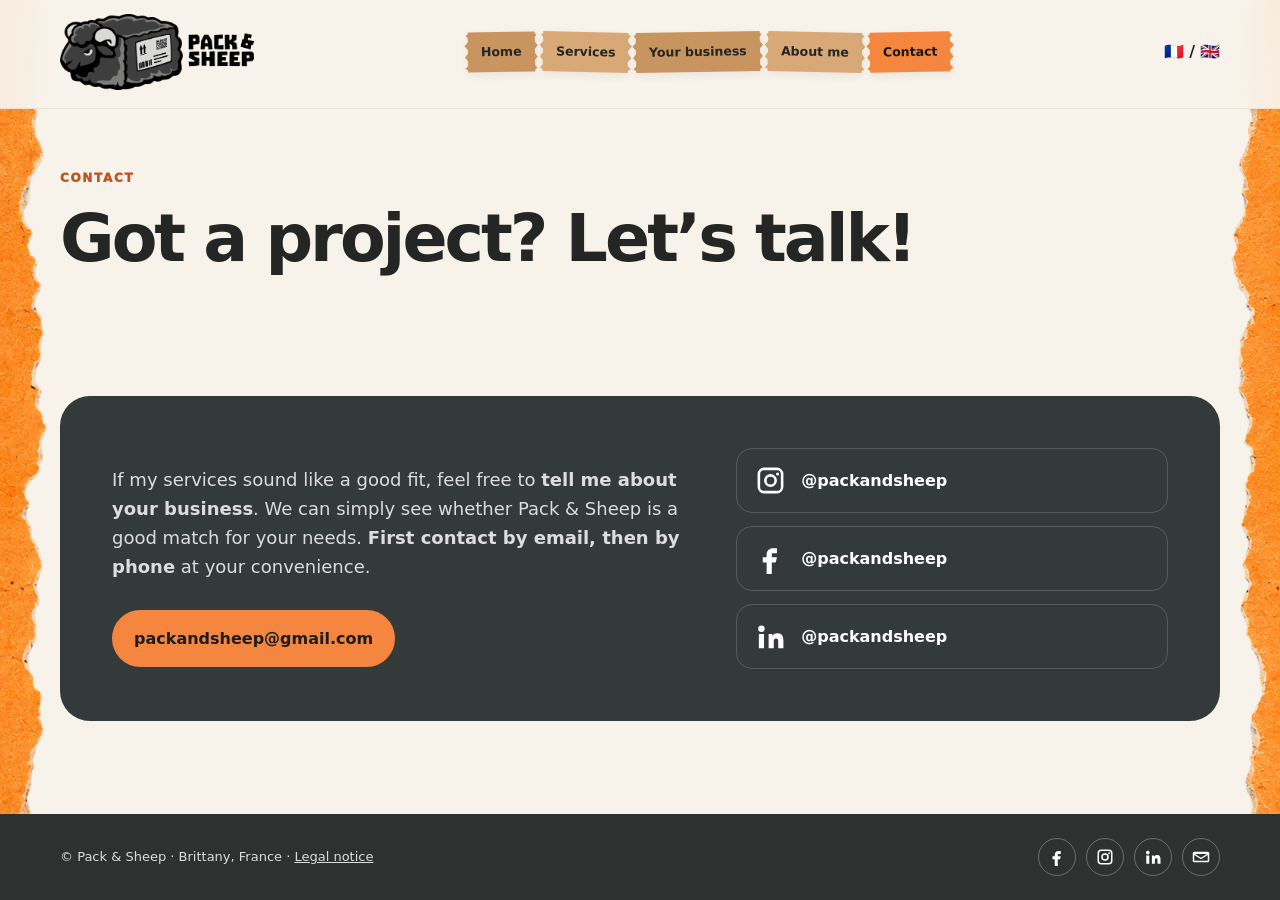
<file: en/contact.html>
<!DOCTYPE html>

<html lang="en"><head><meta charset="utf-8"/><meta content="width=device-width,initial-scale=1" name="viewport"/><title>Contact — Pack &amp; Sheep</title><meta content="Human-scale logistics for independent cultural businesses — Brittany, France." name="description"/><link href="../style.css" rel="stylesheet"/></head><body class=""><div class="site"><nav class="nav"><div class="wrap navin"><a class="brand" href="index.html"><img alt="Pack &amp; Sheep" src="../assets/logo.png"/></a><div class="links"><a class="tape" href="index.html">Home</a><a class="tape" href="services.html">Services</a><a class="tape" href="activite.html">Your business</a><a class="tape" href="qui-suis-je.html">About me</a><a class="tape active" href="contact.html">Contact</a></div><div aria-label="Language" class="lang-switch"><a href="../contact.html">🇫🇷</a> / <span class="lang-current">🇬🇧</span></div><a class="btn orange mobile" href="contact.html">Contact</a></div></nav><main><section class="pagehead"><div class="wrap"><div class="eyebrow">Contact</div><h1 class="page-title">Got a project? Let’s talk!</h1></div></section><section class="section"><div class="wrap"><div class="contactbox"><div><p class="lead">If my services sound like a good fit, feel free to <strong>tell me about your business</strong>. We can simply see whether Pack &amp; Sheep is a good match for your needs. <strong>First contact by email, then by phone</strong> at your convenience.</p><div class="actions"><a class="btn orange" href="mailto:packandsheep@gmail.com">packandsheep@gmail.com</a></div></div><div class="social-big"><a href="https://www.instagram.com/packandsheep/" target="_blank"><svg viewbox="0 0 24 24"><path d="M7 2h10a5 5 0 0 1 5 5v10a5 5 0 0 1-5 5H7a5 5 0 0 1-5-5V7a5 5 0 0 1 5-5zm0 2a3 3 0 0 0-3 3v10a3 3 0 0 0 3 3h10a3 3 0 0 0 3-3V7a3 3 0 0 0-3-3H7zm5 3a5 5 0 1 1 0 10 5 5 0 0 1 0-10zm0 2a3 3 0 1 0 0 6 3 3 0 0 0 0-6zm5.5-3.2a1.2 1.2 0 1 1 0 2.4 1.2 1.2 0 0 1 0-2.4z"></path></svg><span>@packandsheep</span></a><a href="https://www.facebook.com/packandsheep" target="_blank"><svg viewbox="0 0 24 24"><path d="M14 8h3V4h-3c-3 0-5 2-5 5v2H6v4h3v9h4v-9h3l1-4h-4V9c0-.7.3-1 1-1z"></path></svg><span>@packandsheep</span></a><a href="https://linkedin.com/company/packandsheep" rel="noopener noreferrer" target="_blank"><svg viewbox="0 0 24 24"><path d="M4.98 3.5A2.5 2.5 0 1 1 5 8.5a2.5 2.5 0 0 1-.02-5zM3 10h4v11H3V10zm6.5 0h3.83v1.5h.05c.53-1.01 1.84-2.08 3.79-2.08C21.22 9.42 22 12.09 22 15.56V21h-4v-4.82c0-1.15-.02-2.63-1.6-2.63-1.61 0-1.86 1.26-1.86 2.55V21h-4V10z"></path></svg><span>@packandsheep</span></a></div></div></div></section></main><footer class="footer"><div class="wrap footin"><div class="legal">© Pack &amp; Sheep · Brittany, France · <a href="mentions-legales.html">Legal notice</a></div><div class="social"><a aria-label="Facebook" href="https://www.facebook.com/packandsheep" target="_blank"><svg viewbox="0 0 24 24"><path d="M14 8h3V4h-3c-3 0-5 2-5 5v2H6v4h3v9h4v-9h3l1-4h-4V9c0-.7.3-1 1-1z"></path></svg></a><a aria-label="Instagram" href="https://www.instagram.com/packandsheep/" target="_blank"><svg viewbox="0 0 24 24"><path d="M7 2h10a5 5 0 0 1 5 5v10a5 5 0 0 1-5 5H7a5 5 0 0 1-5-5V7a5 5 0 0 1 5-5zm0 2a3 3 0 0 0-3 3v10a3 3 0 0 0 3 3h10a3 3 0 0 0 3-3V7a3 3 0 0 0-3-3H7zm5 3a5 5 0 1 1 0 10 5 5 0 0 1 0-10zm0 2a3 3 0 1 0 0 6 3 3 0 0 0 0-6zm5.5-3.2a1.2 1.2 0 1 1 0 2.4 1.2 1.2 0 0 1 0-2.4z"></path></svg></a><a aria-label="LinkedIn" href="https://linkedin.com/company/packandsheep" rel="noopener noreferrer" target="_blank"><svg viewbox="0 0 24 24"><path d="M4.98 3.5A2.5 2.5 0 1 1 5 8.5a2.5 2.5 0 0 1-.02-5zM3 10h4v11H3V10zm6.5 0h3.83v1.5h.05c.53-1.01 1.84-2.08 3.79-2.08C21.22 9.42 22 12.09 22 15.56V21h-4v-4.82c0-1.15-.02-2.63-1.6-2.63-1.61 0-1.86 1.26-1.86 2.55V21h-4V10z"></path></svg></a><a aria-label="E-mail" href="mailto:packandsheep@gmail.com"><svg viewbox="0 0 24 24"><path d="M3 5h18a2 2 0 0 1 2 2v10a2 2 0 0 1-2 2H3a2 2 0 0 1-2-2V7a2 2 0 0 1 2-2zm9 8 8-5H4l8 5zm0 2L3 9.4V17h18V9.4L12 15z"></path></svg></a></div></div></footer></div><script src="../common.js" defer></script></body></html>
</file>
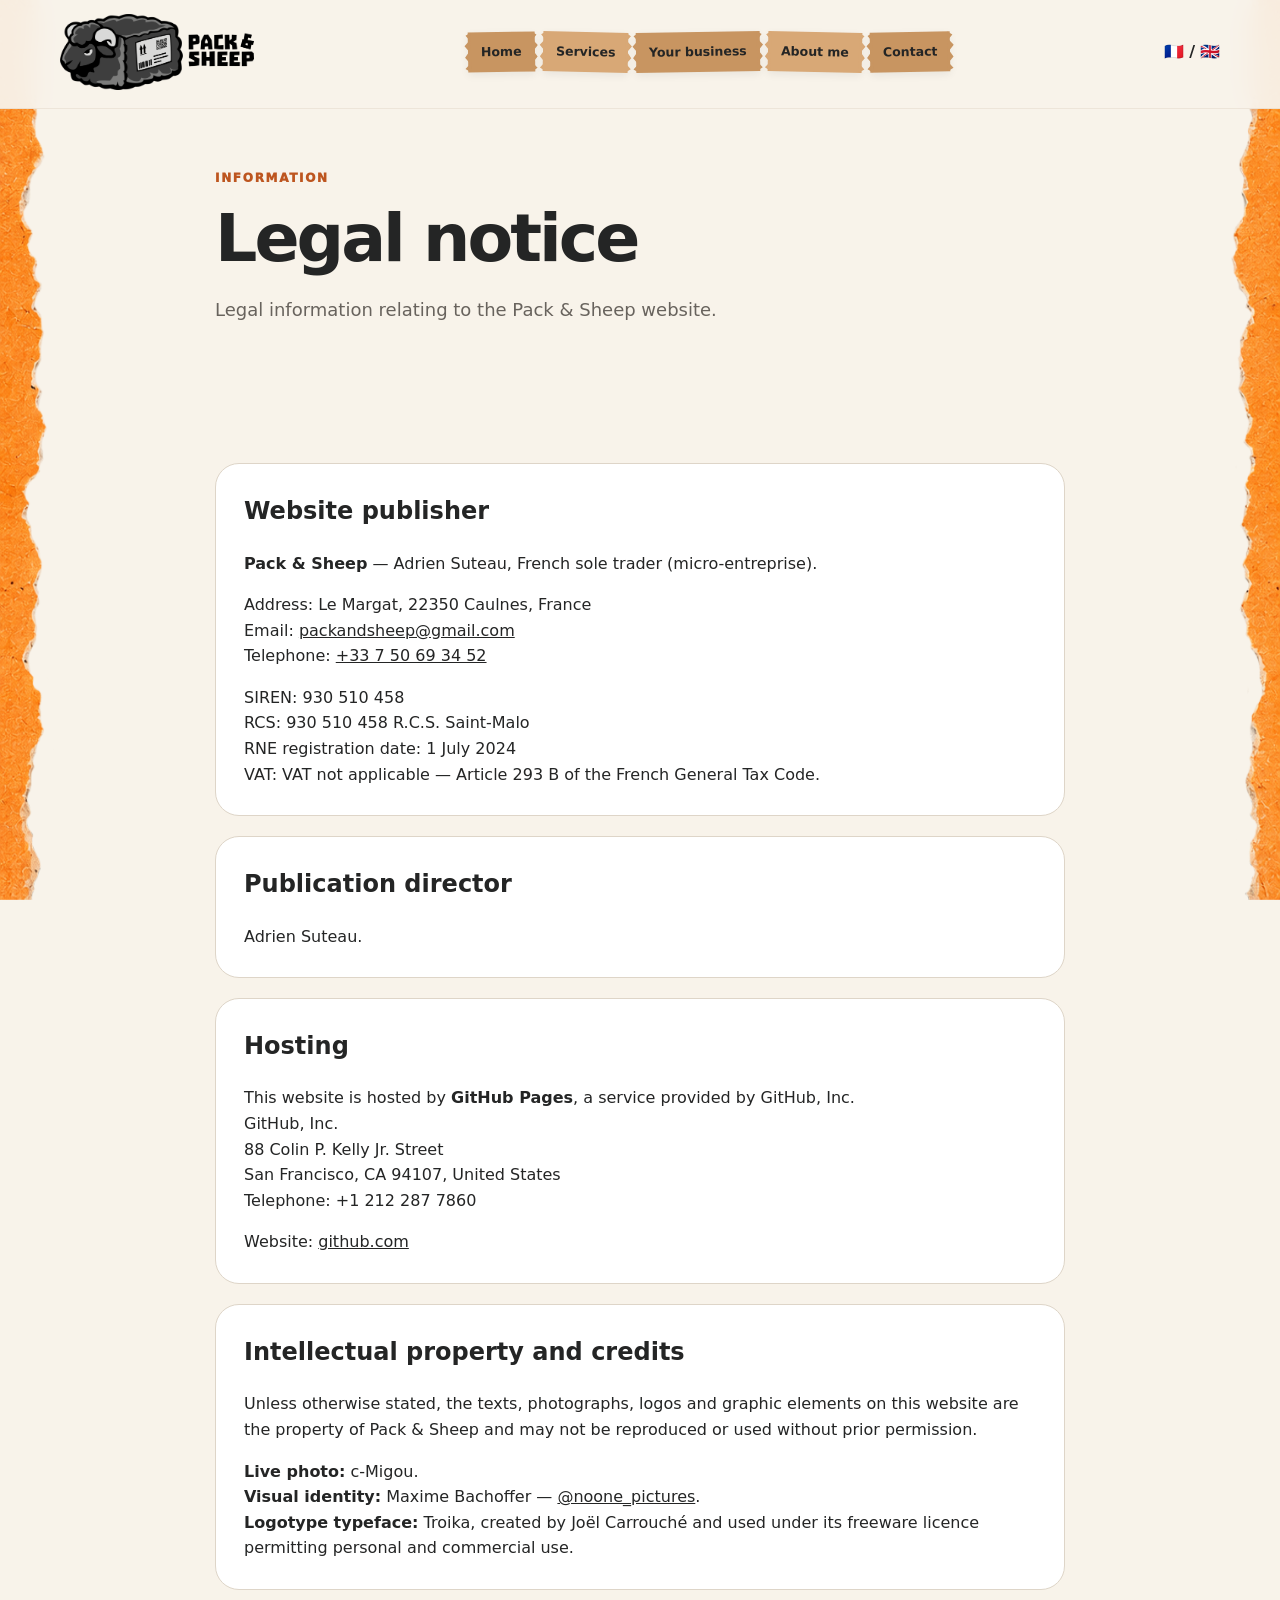
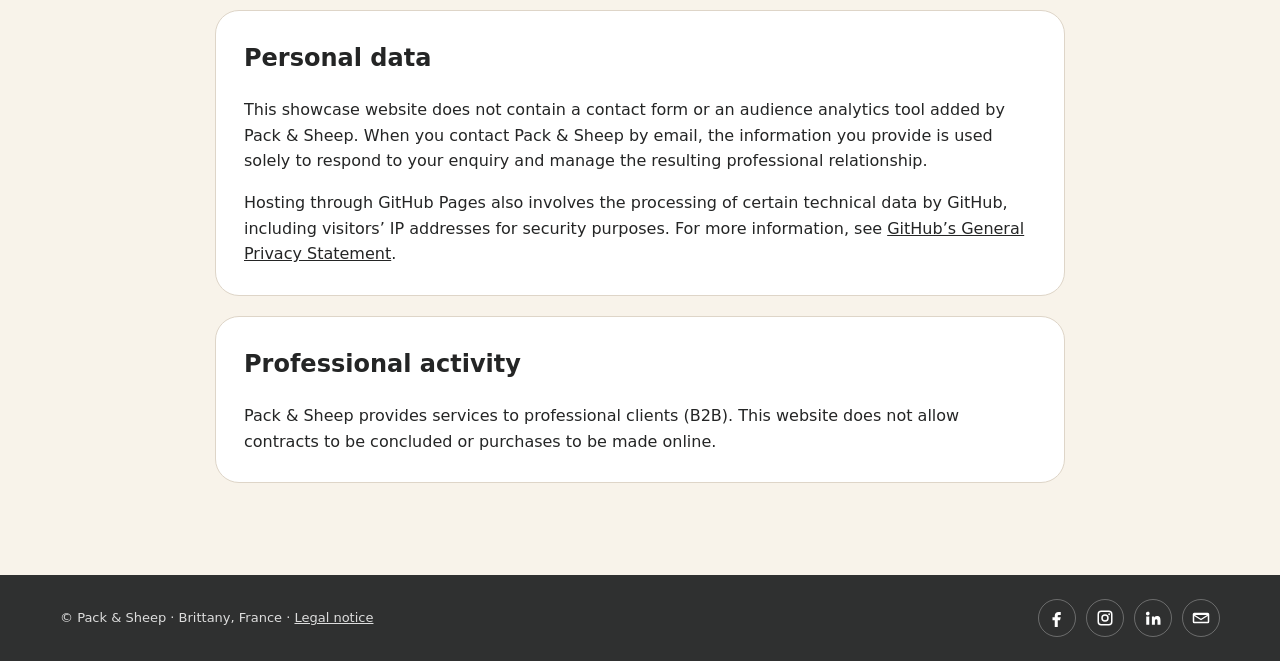
<file: en/mentions-legales.html>
<!DOCTYPE html>

<html lang="en"><head><meta charset="utf-8"/><meta content="width=device-width,initial-scale=1" name="viewport"/><title>Legal notice — Pack &amp; Sheep</title><meta content="Human-scale logistics for independent cultural businesses — Brittany, France." name="description"/><link href="../style.css" rel="stylesheet"/></head><body class=""><div class="site"><nav class="nav"><div class="wrap navin"><a class="brand" href="index.html"><img alt="Pack &amp; Sheep" src="../assets/logo.png"/></a><div class="links"><a class="tape" href="index.html">Home</a><a class="tape" href="services.html">Services</a><a class="tape" href="activite.html">Your business</a><a class="tape" href="qui-suis-je.html">About me</a><a class="tape" href="contact.html">Contact</a></div><div aria-label="Language" class="lang-switch"><a href="../mentions-legales.html">🇫🇷</a> / <span class="lang-current">🇬🇧</span></div><a class="btn orange mobile" href="contact.html">Contact</a></div></nav><main><section class="pagehead"><div class="wrap legal-content"><div class="eyebrow">Information</div><h1 class="page-title">Legal notice</h1><p class="lead">Legal information relating to the Pack &amp; Sheep website.</p></div></section><section class="section"><div class="wrap legal-content"><div class="legal-card"><h2>Website publisher</h2><p><strong>Pack &amp; Sheep</strong> — Adrien Suteau, French sole trader (micro-entreprise).</p><p>Address: Le Margat, 22350 Caulnes, France<br/>Email: <a href="mailto:packandsheep@gmail.com">packandsheep@gmail.com</a><br/>Telephone: <a href="tel:+33750693452">+33 7 50 69 34 52</a></p><p>SIREN: 930 510 458<br/>RCS: 930 510 458 R.C.S. Saint-Malo<br/>RNE registration date: 1 July 2024<br/>VAT: VAT not applicable — Article 293 B of the French General Tax Code.</p></div><div class="legal-card"><h2>Publication director</h2><p>Adrien Suteau.</p></div><div class="legal-card"><h2>Hosting</h2><p>This website is hosted by <strong>GitHub Pages</strong>, a service provided by GitHub, Inc.<br/>GitHub, Inc.<br/>88 Colin P. Kelly Jr. Street<br/>San Francisco, CA 94107, United States<br/>Telephone: +1 212 287 7860</p><p>Website: <a href="https://github.com/" target="_blank" rel="noopener noreferrer">github.com</a></p></div><div class="legal-card"><h2>Intellectual property and credits</h2><p>Unless otherwise stated, the texts, photographs, logos and graphic elements on this website are the property of Pack &amp; Sheep and may not be reproduced or used without prior permission.</p><p><strong>Live photo:</strong> c-Migou.<br/><strong>Visual identity:</strong> Maxime Bachoffer — <a href="https://www.instagram.com/noone_pictures" target="_blank" rel="noopener noreferrer">@noone_pictures</a>.<br/><strong>Logotype typeface:</strong> Troika, created by Joël Carrouché and used under its freeware licence permitting personal and commercial use.</p></div><div class="legal-card"><h2>Personal data</h2><p>This showcase website does not contain a contact form or an audience analytics tool added by Pack &amp; Sheep. When you contact Pack &amp; Sheep by email, the information you provide is used solely to respond to your enquiry and manage the resulting professional relationship.</p><p>Hosting through GitHub Pages also involves the processing of certain technical data by GitHub, including visitors’ IP addresses for security purposes. For more information, see <a href="https://docs.github.com/en/site-policy/privacy-policies/github-general-privacy-statement" target="_blank" rel="noopener noreferrer">GitHub’s General Privacy Statement</a>.</p></div><div class="legal-card"><h2>Professional activity</h2><p>Pack &amp; Sheep provides services to professional clients (B2B). This website does not allow contracts to be concluded or purchases to be made online.</p></div></div></section></main><footer class="footer"><div class="wrap footin"><div class="legal">© Pack &amp; Sheep · Brittany, France · <a href="mentions-legales.html">Legal notice</a></div><div class="social"><a aria-label="Facebook" href="https://www.facebook.com/packandsheep" target="_blank"><svg viewbox="0 0 24 24"><path d="M14 8h3V4h-3c-3 0-5 2-5 5v2H6v4h3v9h4v-9h3l1-4h-4V9c0-.7.3-1 1-1z"></path></svg></a><a aria-label="Instagram" href="https://www.instagram.com/packandsheep/" target="_blank"><svg viewbox="0 0 24 24"><path d="M7 2h10a5 5 0 0 1 5 5v10a5 5 0 0 1-5 5H7a5 5 0 0 1-5-5V7a5 5 0 0 1 5-5zm0 2a3 3 0 0 0-3 3v10a3 3 0 0 0 3 3h10a3 3 0 0 0 3-3V7a3 3 0 0 0-3-3H7zm5 3a5 5 0 1 1 0 10 5 5 0 0 1 0-10zm0 2a3 3 0 1 0 0 6 3 3 0 0 0 0-6zm5.5-3.2a1.2 1.2 0 1 1 0 2.4 1.2 1.2 0 0 1 0-2.4z"></path></svg></a><a aria-label="LinkedIn" href="https://linkedin.com/company/packandsheep" rel="noopener noreferrer" target="_blank"><svg viewbox="0 0 24 24"><path d="M4.98 3.5A2.5 2.5 0 1 1 5 8.5a2.5 2.5 0 0 1-.02-5zM3 10h4v11H3V10zm6.5 0h3.83v1.5h.05c.53-1.01 1.84-2.08 3.79-2.08C21.22 9.42 22 12.09 22 15.56V21h-4v-4.82c0-1.15-.02-2.63-1.6-2.63-1.61 0-1.86 1.26-1.86 2.55V21h-4V10z"></path></svg></a><a aria-label="E-mail" href="mailto:packandsheep@gmail.com"><svg viewbox="0 0 24 24"><path d="M3 5h18a2 2 0 0 1 2 2v10a2 2 0 0 1-2 2H3a2 2 0 0 1-2-2V7a2 2 0 0 1 2-2zm9 8 8-5H4l8 5zm0 2L3 9.4V17h18V9.4L12 15z"></path></svg></a></div></div></footer></div><script src="../common.js" defer></script></body></html>
</file>
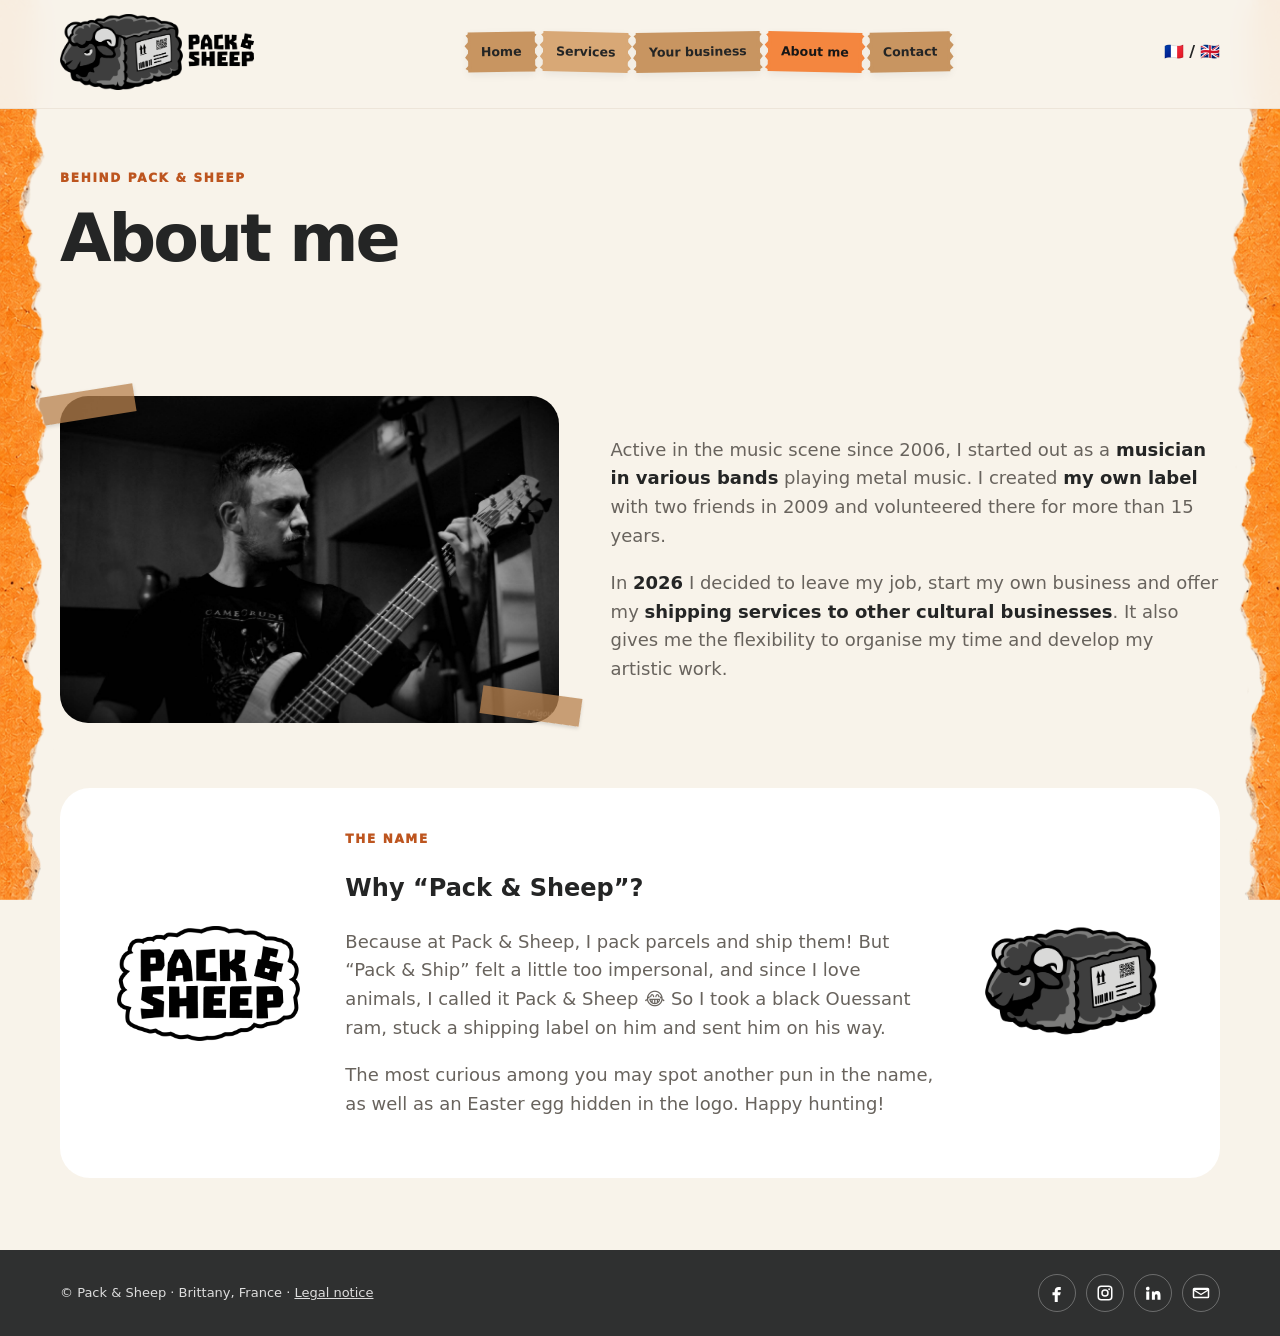
<file: en/qui-suis-je.html>
<!DOCTYPE html>

<html lang="en"><head><meta charset="utf-8"/><meta content="width=device-width,initial-scale=1" name="viewport"/><title>About me — Pack &amp; Sheep</title><meta content="Human-scale logistics for independent cultural businesses — Brittany, France." name="description"/><link href="../style.css" rel="stylesheet"/></head><body class=""><div class="site"><nav class="nav"><div class="wrap navin"><a class="brand" href="index.html"><img alt="Pack &amp; Sheep" src="../assets/logo.png"/></a><div class="links"><a class="tape" href="index.html">Home</a><a class="tape" href="services.html">Services</a><a class="tape" href="activite.html">Your business</a><a class="tape active" href="qui-suis-je.html">About me</a><a class="tape" href="contact.html">Contact</a></div><div aria-label="Language" class="lang-switch"><a href="../qui-suis-je.html">🇫🇷</a> / <span class="lang-current">🇬🇧</span></div><a class="btn orange mobile" href="contact.html">Contact</a></div></nav><main><section class="pagehead"><div class="wrap"><div class="eyebrow">Behind Pack &amp; Sheep</div><h1 class="page-title">About me</h1></div></section><section class="section"><div class="wrap"><div class="bio-grid"><div class="bio-photo"><img alt="Musicien jouant de la basse" src="../assets/portrait.jpg"/></div><div><p class="lead">Active in the music scene since 2006, I started out as a <strong>musician in various bands</strong> playing metal music. I created <strong>my own label</strong> with two friends in 2009 and volunteered there for more than 15 years.</p><p class="lead">In <strong>2026</strong> I decided to leave my job, start my own business and offer my <strong>shipping services to other cultural businesses</strong>. It also gives me the flexibility to organise my time and develop my artistic work.</p></div></div><div class="why"><div class="why-logo sheep"><img alt="Logo mouton Pack &amp; Sheep" src="../assets/why-sheep.png"/></div><div><div class="eyebrow">The name</div><h2>Why “Pack &amp; Sheep”?</h2><p class="lead">Because at Pack &amp; Sheep, I pack parcels and ship them! But “Pack &amp; Ship” felt a little too impersonal, and since I love animals, I called it Pack &amp; Sheep 😂 So I took a black Ouessant ram, stuck a shipping label on him and sent him on his way.</p><p class="lead">The most curious among you may spot another pun in the name, as well as an Easter egg hidden in the logo. Happy hunting!</p></div><div class="why-logo cloud"><img alt="Logo Pack &amp; Sheep" src="../assets/why-cloud.png"/></div></div></div></section></main><footer class="footer"><div class="wrap footin"><div class="legal">© Pack &amp; Sheep · Brittany, France · <a href="mentions-legales.html">Legal notice</a></div><div class="social"><a aria-label="Facebook" href="https://www.facebook.com/packandsheep" target="_blank"><svg viewbox="0 0 24 24"><path d="M14 8h3V4h-3c-3 0-5 2-5 5v2H6v4h3v9h4v-9h3l1-4h-4V9c0-.7.3-1 1-1z"></path></svg></a><a aria-label="Instagram" href="https://www.instagram.com/packandsheep/" target="_blank"><svg viewbox="0 0 24 24"><path d="M7 2h10a5 5 0 0 1 5 5v10a5 5 0 0 1-5 5H7a5 5 0 0 1-5-5V7a5 5 0 0 1 5-5zm0 2a3 3 0 0 0-3 3v10a3 3 0 0 0 3 3h10a3 3 0 0 0 3-3V7a3 3 0 0 0-3-3H7zm5 3a5 5 0 1 1 0 10 5 5 0 0 1 0-10zm0 2a3 3 0 1 0 0 6 3 3 0 0 0 0-6zm5.5-3.2a1.2 1.2 0 1 1 0 2.4 1.2 1.2 0 0 1 0-2.4z"></path></svg></a><a aria-label="LinkedIn" href="https://linkedin.com/company/packandsheep" rel="noopener noreferrer" target="_blank"><svg viewbox="0 0 24 24"><path d="M4.98 3.5A2.5 2.5 0 1 1 5 8.5a2.5 2.5 0 0 1-.02-5zM3 10h4v11H3V10zm6.5 0h3.83v1.5h.05c.53-1.01 1.84-2.08 3.79-2.08C21.22 9.42 22 12.09 22 15.56V21h-4v-4.82c0-1.15-.02-2.63-1.6-2.63-1.61 0-1.86 1.26-1.86 2.55V21h-4V10z"></path></svg></a><a aria-label="E-mail" href="mailto:packandsheep@gmail.com"><svg viewbox="0 0 24 24"><path d="M3 5h18a2 2 0 0 1 2 2v10a2 2 0 0 1-2 2H3a2 2 0 0 1-2-2V7a2 2 0 0 1 2-2zm9 8 8-5H4l8 5zm0 2L3 9.4V17h18V9.4L12 15z"></path></svg></a></div></div></footer></div><script src="../common.js" defer></script></body></html>
</file>
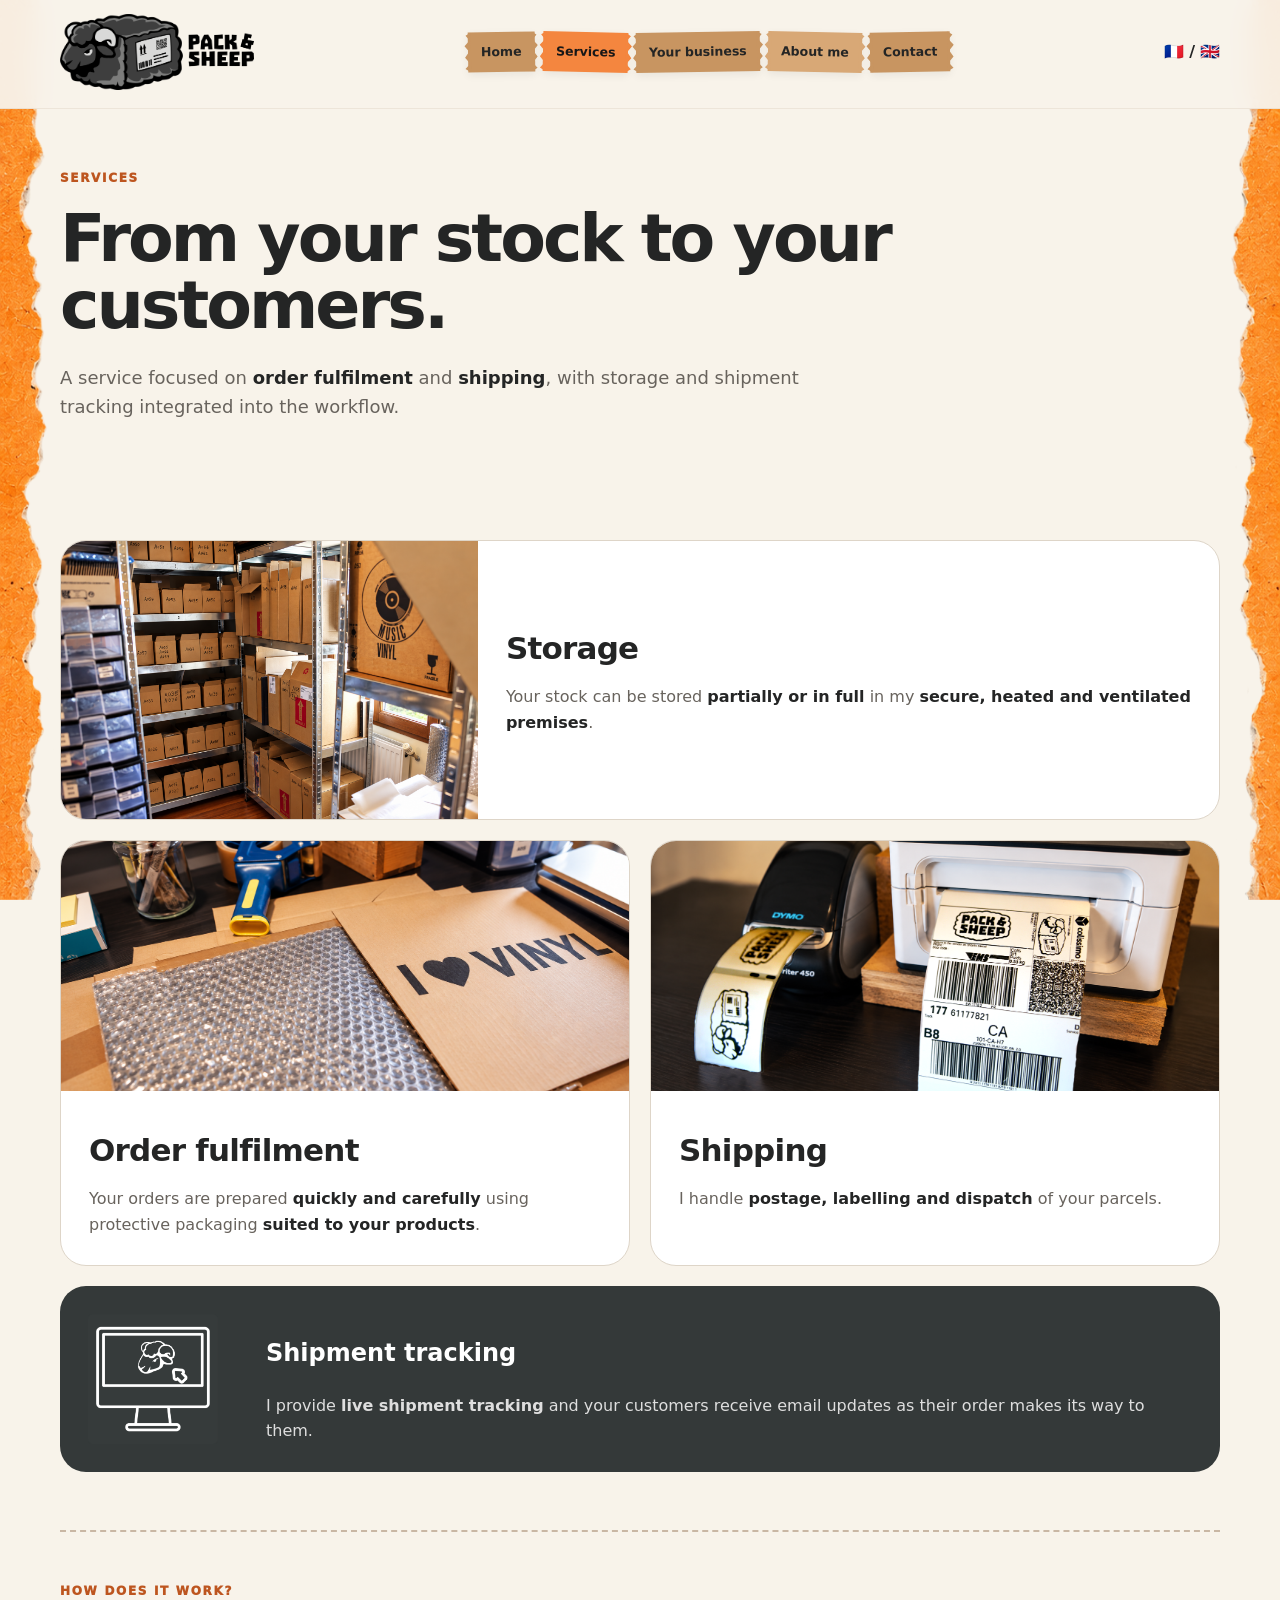
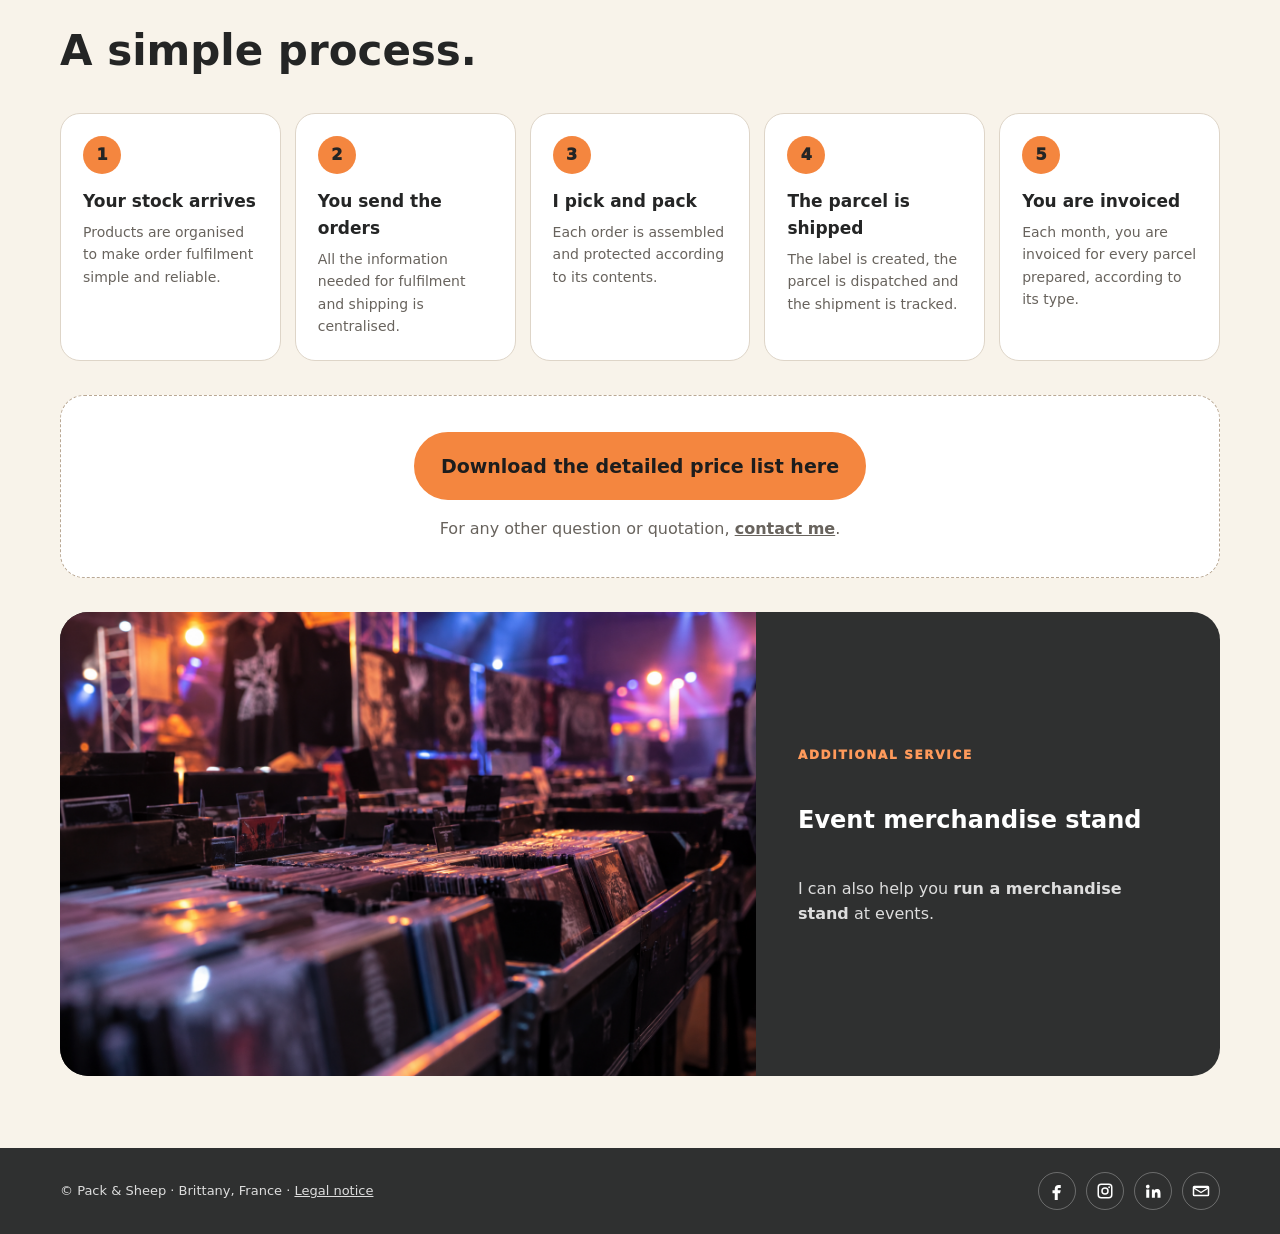
<file: en/services.html>
<!DOCTYPE html>

<html lang="en"><head><meta charset="utf-8"/><meta content="width=device-width,initial-scale=1" name="viewport"/><title>Services — Pack &amp; Sheep</title><meta content="Human-scale logistics for independent cultural businesses — Brittany, France." name="description"/><link href="../style.css" rel="stylesheet"/></head><body class=""><div class="site"><nav class="nav"><div class="wrap navin"><a class="brand" href="index.html"><img alt="Pack &amp; Sheep" src="../assets/logo.png"/></a><div class="links"><a class="tape" href="index.html">Home</a><a class="tape active" href="services.html">Services</a><a class="tape" href="activite.html">Your business</a><a class="tape" href="qui-suis-je.html">About me</a><a class="tape" href="contact.html">Contact</a></div><div aria-label="Language" class="lang-switch"><a href="../services.html">🇫🇷</a> / <span class="lang-current">🇬🇧</span></div><a class="btn orange mobile" href="contact.html">Contact</a></div></nav><main><section class="pagehead"><div class="wrap"><div class="eyebrow">Services</div><h1 class="page-title">From your stock to your customers.</h1><p class="lead">A service focused on <strong>order fulfilment</strong> and <strong>shipping</strong>, with storage and shipment tracking integrated into the workflow.</p></div></section><section class="section"><div class="wrap"><div class="cards"><article class="card storage"><img alt="Stockage de produits" src="../assets/stockage.png"/><div class="copy"><h2>Storage</h2><p>Your stock can be stored <strong>partially or in full</strong> in my <strong>secure, heated and ventilated premises</strong>.</p></div></article><article class="card"><img alt="Matériel de préparation" src="../assets/preparation.png"/><div class="copy"><h2>Order fulfilment</h2><p>Your orders are prepared <strong>quickly and carefully</strong> using protective packaging <strong>suited to your products</strong>.</p></div></article><article class="card"><img alt="Étiquette d'expédition Pack &amp; Sheep" src="../assets/expedition.png"/><div class="copy"><h2>Shipping</h2><p>I handle <strong>postage, labelling and dispatch</strong> of your parcels.</p></div></article></div><div class="report"><img alt="Icône de suivi des envois" src="../assets/reporting.png"/><div><h2>Shipment tracking</h2><p>I provide <strong>live shipment tracking</strong> and your customers receive email updates as their order makes its way to them.</p></div></div><div class="process"><div class="eyebrow">How does it work?</div><h2>A simple process.</h2><div class="steps"><div class="step"><div class="bubble">1</div><h3>Your stock arrives</h3><p>Products are organised to make order fulfilment simple and reliable.</p></div><div class="step"><div class="bubble">2</div><h3>You send the orders</h3><p>All the information needed for fulfilment and shipping is centralised.</p></div><div class="step"><div class="bubble">3</div><h3>I pick and pack</h3><p>Each order is assembled and protected according to its contents.</p></div><div class="step"><div class="bubble">4</div><h3>The parcel is shipped</h3><p>The label is created, the parcel is dispatched and the shipment is tracked.</p></div><div class="step"><div class="bubble">5</div><h3>You are invoiced</h3><p>Each month, you are invoiced for every parcel prepared, according to its type.</p></div></div></div><div class="download"><a class="btn orange" download="" href="../downloads/Catalogue_p2.pdf">Download the detailed price list here</a><p>For any other question or quotation, <a href="contact.html"><strong>contact me</strong></a>.</p></div><article class="stand"><img alt="Stand de CD sous des lumières de concert" src="../assets/stand.png"/><div class="copy"><div class="eyebrow" style="color:#ff9a5b">Additional service</div><h2>Event merchandise stand</h2><p>I can also help you <strong>run a merchandise stand</strong> at events.</p></div></article></div></section></main><footer class="footer"><div class="wrap footin"><div class="legal">© Pack &amp; Sheep · Brittany, France · <a href="mentions-legales.html">Legal notice</a></div><div class="social"><a aria-label="Facebook" href="https://www.facebook.com/packandsheep" target="_blank"><svg viewbox="0 0 24 24"><path d="M14 8h3V4h-3c-3 0-5 2-5 5v2H6v4h3v9h4v-9h3l1-4h-4V9c0-.7.3-1 1-1z"></path></svg></a><a aria-label="Instagram" href="https://www.instagram.com/packandsheep/" target="_blank"><svg viewbox="0 0 24 24"><path d="M7 2h10a5 5 0 0 1 5 5v10a5 5 0 0 1-5 5H7a5 5 0 0 1-5-5V7a5 5 0 0 1 5-5zm0 2a3 3 0 0 0-3 3v10a3 3 0 0 0 3 3h10a3 3 0 0 0 3-3V7a3 3 0 0 0-3-3H7zm5 3a5 5 0 1 1 0 10 5 5 0 0 1 0-10zm0 2a3 3 0 1 0 0 6 3 3 0 0 0 0-6zm5.5-3.2a1.2 1.2 0 1 1 0 2.4 1.2 1.2 0 0 1 0-2.4z"></path></svg></a><a aria-label="LinkedIn" href="https://linkedin.com/company/packandsheep" rel="noopener noreferrer" target="_blank"><svg viewbox="0 0 24 24"><path d="M4.98 3.5A2.5 2.5 0 1 1 5 8.5a2.5 2.5 0 0 1-.02-5zM3 10h4v11H3V10zm6.5 0h3.83v1.5h.05c.53-1.01 1.84-2.08 3.79-2.08C21.22 9.42 22 12.09 22 15.56V21h-4v-4.82c0-1.15-.02-2.63-1.6-2.63-1.61 0-1.86 1.26-1.86 2.55V21h-4V10z"></path></svg></a><a aria-label="E-mail" href="mailto:packandsheep@gmail.com"><svg viewbox="0 0 24 24"><path d="M3 5h18a2 2 0 0 1 2 2v10a2 2 0 0 1-2 2H3a2 2 0 0 1-2-2V7a2 2 0 0 1 2-2zm9 8 8-5H4l8 5zm0 2L3 9.4V17h18V9.4L12 15z"></path></svg></a></div></div></footer></div><script src="../common.js" defer></script></body></html>
</file>
<file: style.css>
:root{--ink:#242525;--muted:#68635d;--paper:#f8f3ea;--white:#fff;--orange:#f4863f;--orange2:#ffad73;--line:#ded5c8;--max:1160px;--tape:#b9804e;--charcoal:#2f3030}
*{box-sizing:border-box}html{background:#e97835}body{margin:0;font-family:Inter,ui-sans-serif,system-ui,-apple-system,"Segoe UI",sans-serif;color:var(--ink);line-height:1.6;background:var(--paper)}a{color:inherit}.site{max-width:1440px;margin:auto;min-height:100vh;background:var(--paper);position:relative;display:flex;flex-direction:column;box-shadow:0 0 70px #5d2e1538}.site main{flex:1}
.site:before,.site:after{content:"";position:fixed;z-index:5;top:0;bottom:0;width:clamp(34px,4.2vw,64px);pointer-events:none;background-repeat:no-repeat;background-size:100% 100%}
.site:before{left:0;background-image:url("assets/bordure-gauche.png");background-position:left center}
.site:after{right:0;background-image:url("assets/bordure-droite.png");background-position:right center}
.wrap{width:min(calc(100% - 64px),var(--max));margin:auto}.nav{padding:14px 0 18px;background:#f8f3eaf2;backdrop-filter:blur(12px);position:sticky;top:0;z-index:20;border-bottom:1px solid #8d68451a}.navin{display:flex;align-items:center;justify-content:space-between;gap:20px}.brand img{display:block;width:194px}.links{display:flex;align-items:center;gap:8px;flex-wrap:wrap;justify-content:flex-end}.tape{position:relative;text-decoration:none;font-weight:900;font-size:12.5px;padding:10px 13px;background:#c89561;transform:rotate(-1deg);box-shadow:0 3px 8px #0001}.tape:nth-child(even){transform:rotate(1.2deg);background:#d8a876}.tape:before,.tape:after{content:"";position:absolute;top:0;bottom:0;width:8px;background:inherit}.tape:before{left:-5px;clip-path:polygon(100% 0,35% 8%,85% 20%,20% 34%,78% 48%,25% 63%,88% 78%,28% 91%,100% 100%)}.tape:after{right:-5px;clip-path:polygon(0 0,65% 8%,15% 20%,80% 34%,22% 48%,75% 63%,12% 78%,72% 91%,0 100%)}.tape.active{background:var(--orange);color:#171717}.section{padding:72px 0}.hero{padding:48px 0 78px}.hero-grid,.split{display:grid;grid-template-columns:1fr 1fr;gap:54px;align-items:center}.eyebrow{font-size:12px;font-weight:950;text-transform:uppercase;letter-spacing:.14em;color:#bd551f;margin-bottom:16px}.hero h1,.page-title{font-size:clamp(40px,5.2vw,70px);line-height:1.02;letter-spacing:-.045em;margin:0 0 24px}.lead{font-size:18px;color:var(--muted);max-width:690px}.lead strong,.copy strong{color:var(--ink)}.hero-photo,.bio-photo{position:relative}.hero-photo:before,.hero-photo:after,.bio-photo:before,.bio-photo:after{content:"";position:absolute;width:100px;height:28px;background:#b9824ebf;z-index:3;box-shadow:0 2px 4px #0002}.hero-photo:before,.bio-photo:before{top:-5px;left:-25px;transform:rotate(-9deg)}.hero-photo:after,.bio-photo:after{right:-22px;bottom:3px;transform:rotate(8deg)}.hero-photo img,.photo{width:100%;display:block;border-radius:28px;object-fit:cover}.hero-photo img{aspect-ratio:4/5}.actions{display:flex;gap:13px;flex-wrap:wrap;margin-top:28px}.btn{display:inline-flex;align-items:center;justify-content:center;padding:14px 20px;border-radius:999px;text-decoration:none;font-weight:900;background:var(--ink);color:#fff;border:2px solid var(--ink)}.btn.orange{background:var(--orange);border-color:var(--orange);color:#1d1d1d}.btn.light{background:white;color:var(--ink)}.mascot{display:flex;justify-content:center;margin:10px 0 -25px}.mascot img{width:min(390px,72vw);filter:drop-shadow(0 16px 16px #0002)}.pagehead{padding:60px 0 28px}.pagehead p{max-width:760px}.cards{display:grid;grid-template-columns:1fr 1fr;gap:20px}.card{background:#fff;border:1px solid var(--line);border-radius:26px;overflow:hidden}.card img{width:100%;height:250px;object-fit:cover}.card .copy{padding:28px}.card h2,.card h3{margin:0 0 10px;letter-spacing:-.025em}.card h2{font-size:31px}.card p{color:var(--muted);margin:0}.card.storage{grid-column:1/-1;display:grid;grid-template-columns:.72fr 1.28fr}.card.storage img{height:100%;min-height:270px}.card.storage .copy{display:flex;flex-direction:column;justify-content:center}.report{display:grid;grid-template-columns:150px 1fr;gap:28px;align-items:center;background:#343939;color:#fff;padding:28px;border-radius:26px;margin-top:20px}.report img{width:130px}.report p{color:#dedede;margin:5px 0 0}.report strong,.stand strong,.contactbox strong{color:inherit}.download{margin:34px 0;text-align:center;padding:36px 24px;background:#fff;border:1px dashed #b9a894;border-radius:24px}.download .btn{font-size:19px;padding:17px 25px}.download p{margin:16px 0 0;color:var(--muted)}.stand{background:#2f3030;color:white;border-radius:28px;overflow:hidden;display:grid;grid-template-columns:1.2fr .8fr}.stand img{width:100%;height:100%;min-height:360px;object-fit:cover}.stand .copy{padding:42px;display:flex;justify-content:center;flex-direction:column}.stand p{color:#ddd}.process{margin-top:58px;padding-top:50px;border-top:2px dashed #c9b7a4}.process h2{font-size:42px;margin:0 0 28px}.steps{display:grid;grid-template-columns:repeat(5,1fr);gap:14px}.step{background:#fff;border:1px solid var(--line);border-radius:20px;padding:22px}.bubble{width:38px;height:38px;border-radius:50%;background:var(--orange);display:grid;place-items:center;font-weight:950;margin-bottom:14px}.step h3{margin:0 0 6px;font-size:17px}.step p{font-size:14px;color:var(--muted);margin:0}
.activity{padding:24px 0 82px}.activity-box{display:grid;grid-template-columns:1.1fr .9fr;gap:26px;align-items:stretch}.activity-box>*{min-height:0}.activity-copy,.activity-visual{border-radius:28px;height:100%}.activity-copy{background:var(--orange);padding:42px;color:#222}.activity-copy .lead{color:#2e2925}.activity-visual{background:#343939;padding:18px;display:flex;align-items:stretch;min-height:0;max-height:100%;overflow:hidden}.activity-visual img{width:100%;height:100%;min-height:0;border-radius:18px;object-fit:cover;object-position:center 48%}.tags{display:flex;flex-wrap:wrap;gap:10px;margin-top:25px}.tag{padding:9px 13px;border:1px solid #34271e55;background:#fff7;border-radius:999px;font-weight:850;font-size:13px}.bio-grid{display:grid;grid-template-columns:.9fr 1.1fr;gap:52px;align-items:center}.bio-photo img{width:100%;border-radius:28px;filter:grayscale(1);display:block}.why{margin-top:65px;background:#fff;border-radius:30px;padding:42px;display:grid;grid-template-columns:.42fr 1.16fr .42fr;gap:30px;align-items:center}.why-logo{display:flex;align-items:center;justify-content:center}.why-logo img{width:100%;max-height:205px;object-fit:contain}.why-logo.sheep img{transform:none;width:86%;max-height:185px}.why-logo.cloud img{width:95%;max-height:200px}.contactbox{background:#343939;color:#fff;border-radius:30px;padding:52px;display:grid;grid-template-columns:1.15fr .85fr;gap:40px}.contactbox .lead{color:#ddd}.social-big{display:grid;gap:13px}.social-big a{display:flex;align-items:center;gap:15px;padding:16px 18px;border:1px solid #ffffff2b;border-radius:16px;text-decoration:none;font-weight:900}.social-big svg{width:31px;height:31px;fill:currentColor}.legal-content{max-width:850px}.legal-card{background:#fff;border:1px solid var(--line);border-radius:24px;padding:28px;margin:20px 0}.legal-card h2{margin-top:0}.legal-card p:last-child{margin-bottom:0}.todo{border-left:5px solid var(--orange);padding-left:16px;color:var(--muted)}
.footer{background:#2f3030;color:#fff;padding:24px 0;position:relative;z-index:10}.footin{display:flex;justify-content:space-between;align-items:center;gap:20px}.social{display:flex;gap:10px}.social a{width:38px;height:38px;border:1px solid #ffffff4a;border-radius:50%;display:grid;place-items:center}.social svg{width:18px;height:18px;fill:currentColor}.legal{font-size:13px;color:#ddd}.mobile{display:none}
@media(max-width:1050px){.brand img{width:173px}.tape{font-size:11.5px;padding:9px 10px}.links{gap:6px}}
@media(max-width:820px){.site:before,.site:after{display:none}.wrap{width:min(calc(100% - 32px),var(--max))}.nav{position:sticky}.navin{align-items:center}.links{display:none}.mobile{display:inline-flex}.hero-grid,.split,.bio-grid,.activity-box,.contactbox{grid-template-columns:1fr}.hero-photo{order:-1}.hero-photo img{aspect-ratio:4/3}.cards{grid-template-columns:1fr}.card.storage{grid-column:auto;display:block}.card.storage img{height:240px;min-height:0}.report{grid-template-columns:90px 1fr}.report img{width:82px}.stand{grid-template-columns:1fr}.steps{grid-template-columns:1fr 1fr}.why{grid-template-columns:1fr;padding:28px}.why-logo img{max-height:160px}.footin{align-items:flex-start;flex-direction:column}.hero h1,.page-title{font-size:43px}.section{padding:55px 0}.hero-photo:before,.hero-photo:after,.bio-photo:before,.bio-photo:after{width:75px;height:22px}}
@media(max-width:520px){.steps{grid-template-columns:1fr}.brand img{width:160px}.report{grid-template-columns:1fr}.contactbox{padding:30px}.activity-copy{padding:28px}}

.lang-switch{display:flex;align-items:center;gap:5px;white-space:nowrap;font-weight:900;font-size:16px;padding:0;background:transparent;border:0}.lang-switch a{text-decoration:none;opacity:1}.lang-current{opacity:1}
@media(max-width:1050px){.lang-switch{font-size:14px;padding:6px 7px}}
@media(max-width:820px){.lang-switch{margin-left:auto}.navin>.mobile{margin-left:0}}

.location-flag{height:1em;width:auto;vertical-align:-0.12em;margin-left:.28em;display:inline-block}


/* ===== V3.9 — responsive mobile ===== */
.mobile-menu-toggle{display:none}
@media (max-width:820px){
  html{background:var(--paper);overflow-x:hidden}
  body{overflow-x:hidden}
  .site{width:100%;max-width:none;box-shadow:none;overflow:hidden}
  .site:before,.site:after{display:none!important}
  .wrap{width:min(calc(100% - 36px),var(--max))}

  .nav{padding:9px 0 10px;position:sticky;top:0;z-index:100;background:#f8f3eafa;backdrop-filter:blur(14px)}
  .navin{display:grid;grid-template-columns:minmax(0,1fr) auto auto;gap:10px;position:relative}
  .brand{min-width:0;display:flex;align-items:center}
  .brand img{width:154px;max-width:100%;height:auto}
  .lang-switch{font-size:14px;gap:3px;margin:0;padding:0;align-self:center}
  .navin>.mobile{display:none!important}
  .mobile-menu-toggle{display:grid;width:42px;height:42px;padding:0;border:1px solid #d9cdbf;border-radius:12px;background:#fff;place-items:center;cursor:pointer;color:var(--ink)}
  .mobile-menu-toggle span,.mobile-menu-toggle:before,.mobile-menu-toggle:after{content:"";display:block;width:20px;height:2px;background:currentColor;border-radius:2px;transition:transform .2s,opacity .2s}
  .mobile-menu-toggle span{margin:4px 0}
  .mobile-menu-toggle[aria-expanded="true"] span{opacity:0}
  .mobile-menu-toggle[aria-expanded="true"]:before{transform:translateY(6px) rotate(45deg)}
  .mobile-menu-toggle[aria-expanded="true"]:after{transform:translateY(-6px) rotate(-45deg)}
  .links{display:none;position:absolute;left:0;right:0;top:calc(100% + 10px);padding:14px 18px 18px;background:#f8f3ea;border:1px solid #ded5c8;border-radius:0 0 18px 18px;box-shadow:0 16px 30px #0002;flex-direction:column;align-items:stretch;gap:8px}
  .links.mobile-open{display:flex}
  .tape,.tape:nth-child(even){display:block;width:100%;font-size:14px;padding:11px 15px;text-align:center;transform:none}

  .hero{padding:28px 0 48px}
  .hero-grid,.split,.bio-grid,.activity-box,.contactbox{grid-template-columns:1fr;gap:28px}
  .hero-grid{display:flex;flex-direction:column}
  .hero-grid>div:first-child{order:1}.hero-photo{order:2}
  .eyebrow{font-size:11px;margin-bottom:12px}
  .hero h1,.page-title{font-size:clamp(36px,10vw,48px);line-height:1.04;margin-bottom:20px}
  .lead{font-size:16px;line-height:1.65}
  .actions{display:grid;grid-template-columns:1fr;gap:10px;margin-top:24px}
  .btn{width:100%;min-height:50px;padding:13px 18px;text-align:center}
  .hero-photo img{aspect-ratio:4/3;border-radius:22px}
  .hero-photo:before,.hero-photo:after,.bio-photo:before,.bio-photo:after{width:70px;height:20px}
  .mascot{margin:22px 0 -12px}.mascot img{width:min(290px,76vw)}

  .section{padding:46px 0}.pagehead{padding:38px 0 18px}
  .cards{grid-template-columns:1fr;gap:16px}.card{border-radius:20px}.card img{height:210px}.card .copy{padding:22px}.card h2{font-size:27px}
  .card.storage{grid-column:auto;display:block}.card.storage img{height:205px;min-height:0}
  .report{grid-template-columns:76px 1fr;gap:18px;padding:22px;border-radius:20px}.report img{width:72px}
  .download{margin:25px 0;padding:27px 18px}.download .btn{font-size:16px}
  .stand{grid-template-columns:1fr;border-radius:22px}.stand img{min-height:0;height:250px}.stand .copy{padding:27px}
  .process{margin-top:42px;padding-top:38px}.process h2{font-size:32px}.steps{grid-template-columns:1fr;gap:12px}.step{padding:19px}

  .activity{padding:16px 0 52px}.activity-box{gap:18px}.activity-copy{padding:27px;border-radius:22px}.activity-visual{padding:12px;border-radius:22px}.activity-visual img{height:auto;aspect-ratio:1/1;object-fit:cover}
  .tags{gap:8px}.tag{font-size:12px;padding:8px 11px}

  .bio-grid{gap:30px}.bio-photo img{border-radius:22px}
  .why{margin-top:42px;padding:26px 20px;grid-template-columns:1fr;gap:18px;border-radius:22px}
  .why>div:nth-child(2){order:1}.why-logo.sheep{order:2}.why-logo.cloud{order:3}
  .why-logo img{max-height:145px}.why-logo.sheep img{width:auto;max-width:62%;max-height:145px}.why-logo.cloud img{width:auto;max-width:72%;max-height:155px}

  .contactbox{padding:28px 22px;border-radius:22px}.social-big a{padding:14px 15px}.social-big svg{width:28px;height:28px}
  .legal-card{padding:21px 19px;border-radius:18px}

  .footer{padding:22px 0}.footin{flex-direction:column;align-items:center;gap:17px;text-align:center}.legal{font-size:12px}.social{justify-content:center;flex-wrap:wrap}.social a{width:42px;height:42px}
}
@media (max-width:390px){
  .wrap{width:calc(100% - 28px)}
  .brand img{width:140px}
  .navin{gap:7px}
  .mobile-menu-toggle{width:39px;height:39px}
  .hero h1,.page-title{font-size:34px}
  .contactbox{padding:24px 18px}
}
</file>
